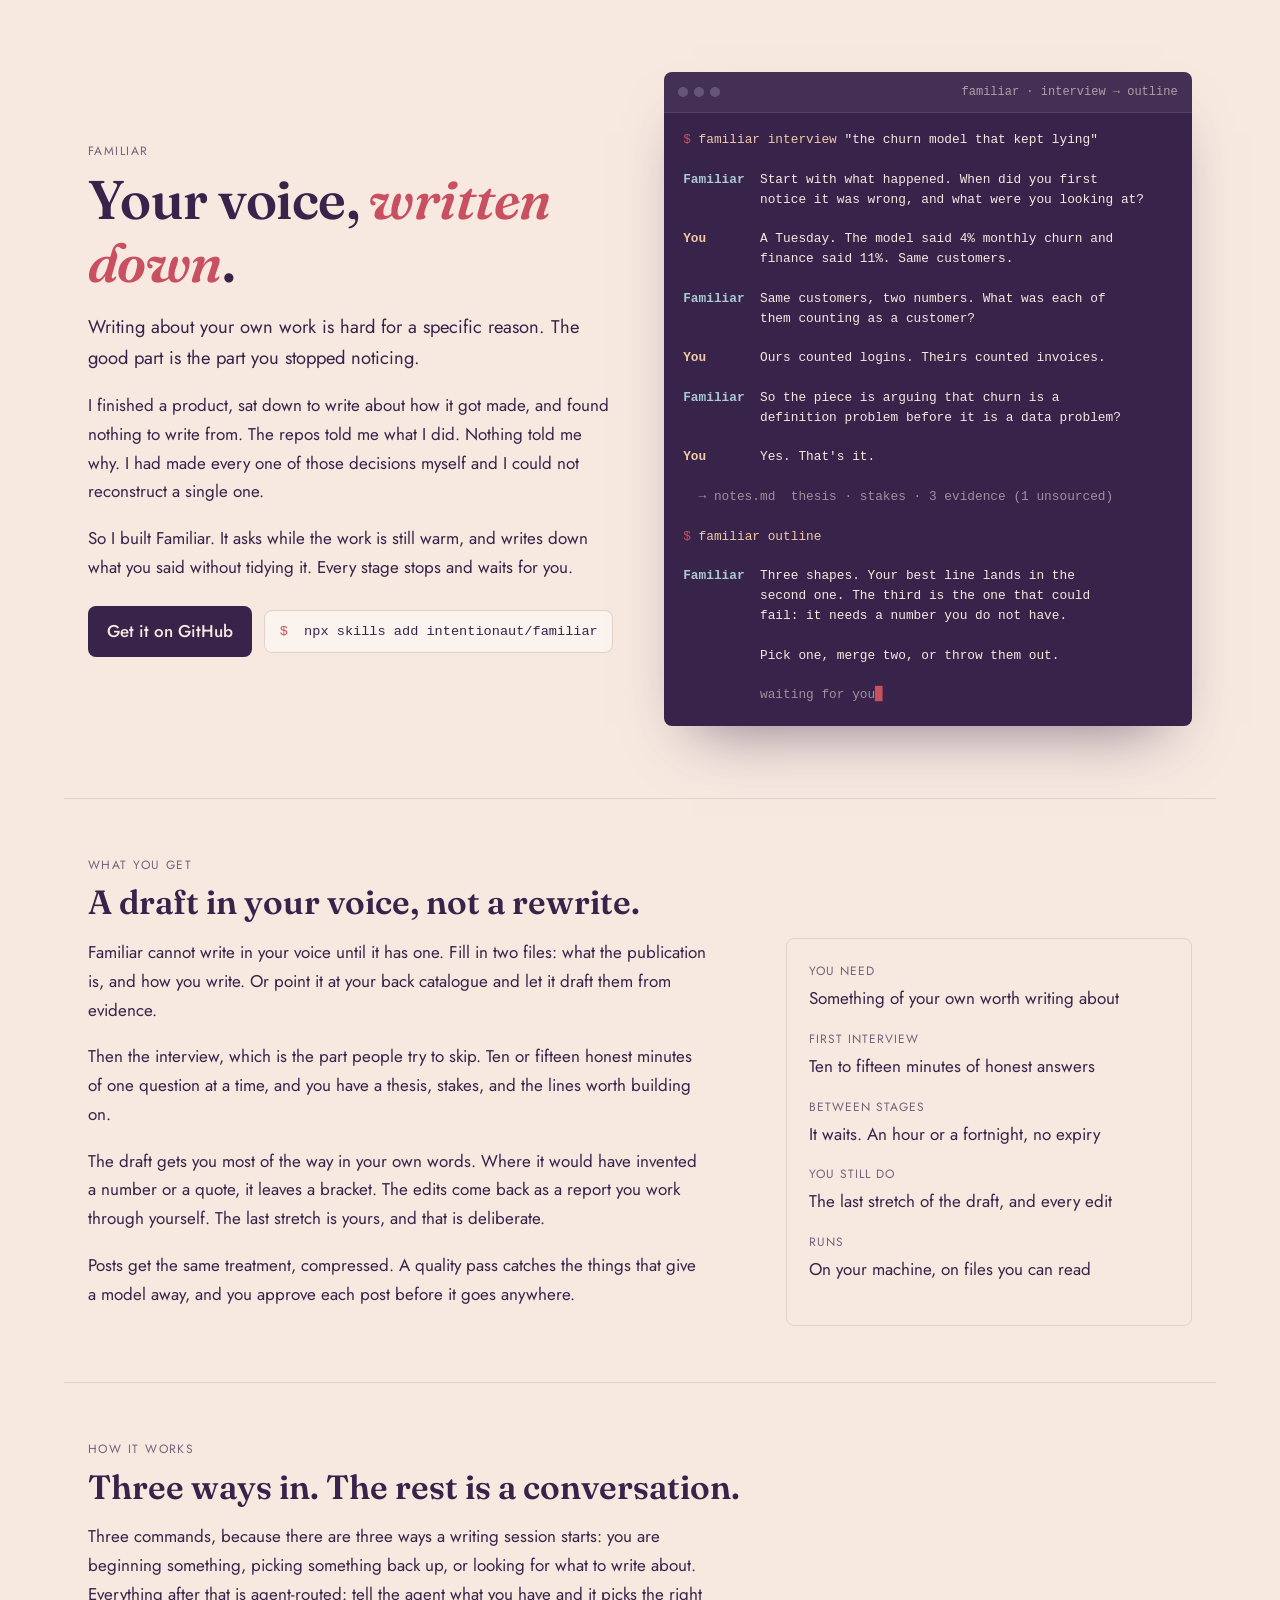
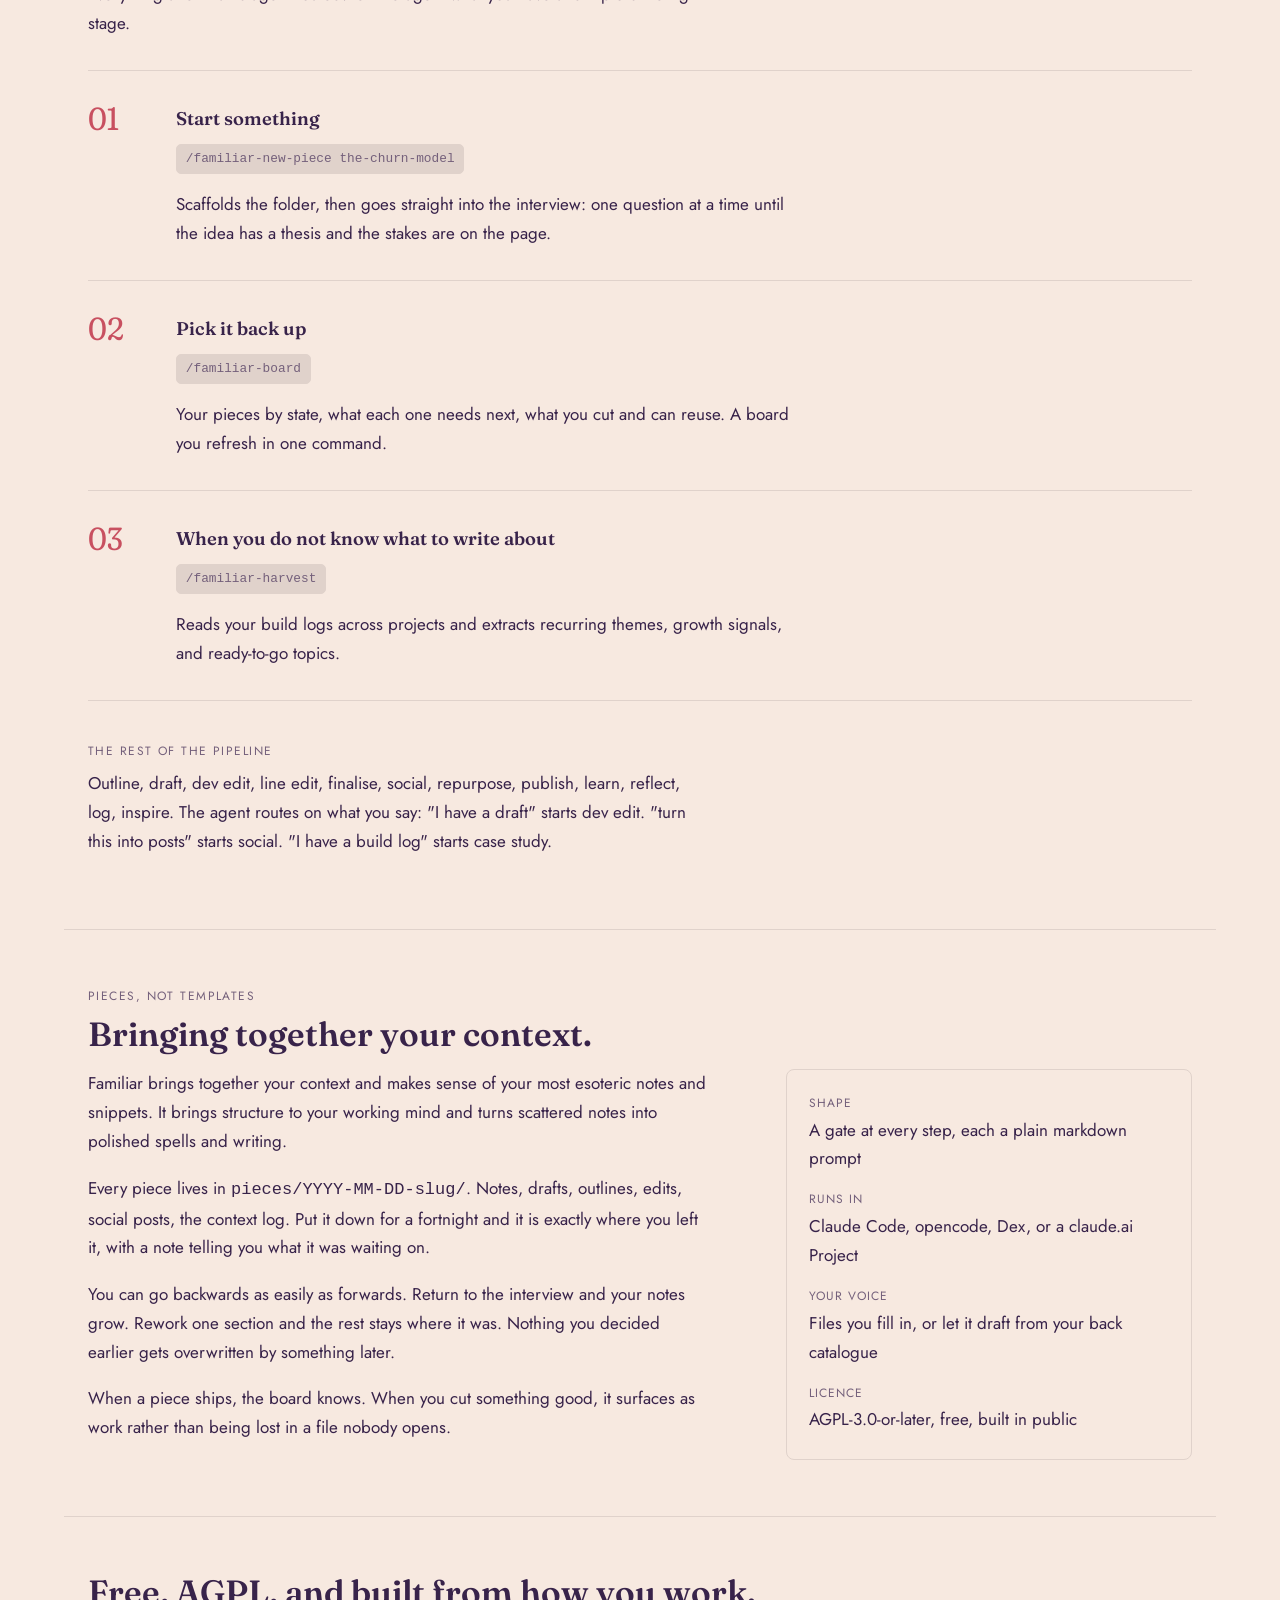
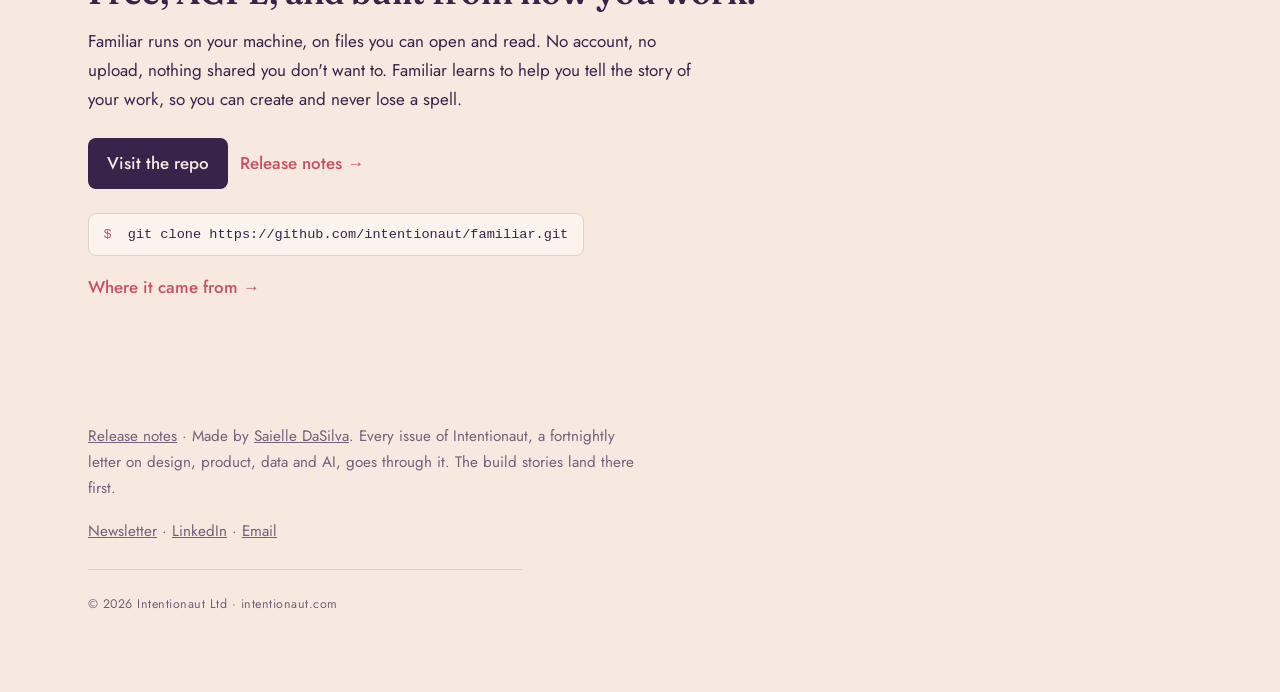
<file: site/index.html>
<!doctype html>
<html lang="en-GB">
<head>
<meta charset="utf-8">
<meta name="viewport" content="width=device-width, initial-scale=1">
<title>Familiar | Newsletter writing that interviews you and never rewrites</title>
<meta name="description" content="Turns the coding session you just finished into a newsletter issue you actually wrote. It interviews you, drafts in your voice, and reports instead of rewriting.">
<link rel="canonical" href="https://familiar.intentionaut.com/">
<link rel="icon" href="/favicon.svg" type="image/svg+xml">
<meta name="theme-color" content="#f7e9e0">
<meta property="og:site_name" content="Familiar">
<!-- The search title and the share card have different jobs, so they carry
     different lines. <title> keeps the category words somebody would actually
     search for. og: and twitter: carry the hook, because a pasted link is read
     in a feed, not a results page, and it should say the same thing as the
     page it lands on. og:site_name supplies the brand alongside it. -->
<meta property="og:title" content="Your voice, written down.">
<meta property="og:description" content="The good part is the part you stopped noticing. Familiar asks while the work is still warm, and writes down what you said.">
<meta property="og:url" content="https://familiar.intentionaut.com/">
<meta property="og:type" content="website">
<meta property="og:locale" content="en_GB">
<meta name="twitter:card" content="summary">
<meta name="twitter:title" content="Your voice, written down.">
<meta name="twitter:description" content="The good part is the part you stopped noticing. Familiar asks while the work is still warm.">
<script type="application/ld+json">
{
  "@context": "https://schema.org",
  "@type": "SoftwareApplication",
  "name": "Familiar",
  "alternateName": "Familiar, the writing tool that interviews you",
  "url": "https://familiar.intentionaut.com/",
  "applicationCategory": "DeveloperApplication",
  "applicationSubCategory": "Writing tool",
  "operatingSystem": "macOS, Linux, Windows",
  "description": "Turns the coding session you just finished into a newsletter issue you actually wrote. Plain markdown prompts that interview you one question at a time, propose three structures, draft in your voice from your own published pieces, and hand back an editor's report instead of a rewrite. Nothing is invented; gaps become visible brackets. Every stage stops and waits for you. Runs in Claude Code, opencode, Codex, Gemini CLI, Dex, or a claude.ai Project.",
  "softwareVersion": "0.17.0",
  "license": "https://www.gnu.org/licenses/agpl-3.0.html",
  "codeRepository": "https://github.com/intentionaut/familiar",
  "offers": { "@type": "Offer", "price": "0", "priceCurrency": "GBP" },
  "author": {
    "@type": "Person",
    "name": "Saielle DaSilva",
    "url": "https://intentionaut.com/"
  },
  "keywords": "newsletter writing, write in your own voice, editor's report not a rewrite, editorial prompts, writing about your own work, build in public, Claude Code, opencode, Codex, markdown prompts"
}
</script>
<link rel="preconnect" href="https://fonts.googleapis.com">
<link rel="preconnect" href="https://fonts.gstatic.com" crossorigin>
<link href="https://fonts.googleapis.com/css2?family=Fraunces:ital,opsz,wght@0,9..144,400..700;1,9..144,400..700&family=Jost:wght@300..600&display=swap" rel="stylesheet">
<link rel="stylesheet" href="./style.css">
</head>
<body>

<section class="wrap hero">
  <div>
    <p class="eyebrow">Familiar</p>
    <h1>Your voice, <em>written down</em>.</h1>
    <p class="lede">
      Writing about your own work is hard for a specific reason. The good part
      is the part you stopped noticing.
    </p>
    <p>
      I finished a product, sat down to write about how it got made, and found
      nothing to write from. The repos told me what I did. Nothing told me why.
      I had made every one of those decisions myself and I could not reconstruct
      a single one.
    </p>
    <p>
      So I built Familiar. It asks while the work is still warm, and writes down
      what you said without tidying it. Every stage stops and waits for you.
    </p>
    <div class="cta-row">
      <a class="btn-primary" href="https://github.com/intentionaut/familiar?utm_source=familiar.intentionaut.com&utm_medium=referral&utm_campaign=site">Get it on GitHub</a>
      <span class="pill"><span class="pill-prompt">$</span>&nbsp;npx skills add intentionaut/familiar</span>
    </div>
  </div>

  <div class="term" role="img" aria-label="A Familiar session in a terminal: an interview that finds the thesis, then an outline stage that offers three shapes and waits">
    <div class="term-bar"><i></i><i></i><i></i><span>familiar &middot; interview &rarr; outline</span></div>
<pre class="term-body"><span class="t-p">$</span> <span class="t-c">familiar interview</span> "the churn model that kept lying"

<span class="t-f">Familiar</span>  Start with what happened. When did you first
          notice it was wrong, and what were you looking at?

<span class="t-y">You</span>       A Tuesday. The model said 4% monthly churn and
          finance said 11%. Same customers.

<span class="t-f">Familiar</span>  Same customers, two numbers. What was each of
          them counting as a customer?

<span class="t-y">You</span>       Ours counted logins. Theirs counted invoices.

<span class="t-f">Familiar</span>  So the piece is arguing that churn is a
          definition problem before it is a data problem?

<span class="t-y">You</span>       Yes. That's it.

<span class="t-d">  &rarr; notes.md  thesis &middot; stakes &middot; 3 evidence (1 unsourced)</span>

<span class="t-p">$</span> <span class="t-c">familiar outline</span>

<span class="t-f">Familiar</span>  Three shapes. Your best line lands in the
          second one. The third is the one that could
          fail: it needs a number you do not have.

          Pick one, merge two, or throw them out.

          <span class="t-d">waiting for you</span><span class="t-cursor"></span></pre>
  </div>
</section>

<section class="wrap">
  <p class="eyebrow">What you get</p>
  <h2>A draft in your voice, not a rewrite.</h2>
  <div class="grid">
    <div>
      <p>
        Familiar cannot write in your voice until it has one. Fill in two
        files: what the publication is, and how you write. Or point it at your
        back catalogue and let it draft them from evidence.
      </p>
      <p>
        Then the interview, which is the part people try to skip. Ten or
        fifteen honest minutes of one question at a time, and you have a
        thesis, stakes, and the lines worth building on.
      </p>
      <p>
        The draft gets you most of the way in your own words. Where it would
        have invented a number or a quote, it leaves a bracket. The edits come
        back as a report you work through yourself. The last stretch is yours,
        and that is deliberate.
      </p>
      <p>
        Posts get the same treatment, compressed. A quality pass catches the
        things that give a model away, and you approve each post before it goes
        anywhere.
      </p>
    </div>
    <aside class="aside">
      <dl>
        <div><dt>You need</dt><dd>Something of your own worth writing about</dd></div>
        <div><dt>First interview</dt><dd>Ten to fifteen minutes of honest answers</dd></div>
        <div><dt>Between stages</dt><dd>It waits. An hour or a fortnight, no expiry</dd></div>
        <div><dt>You still do</dt><dd>The last stretch of the draft, and every edit</dd></div>
        <div><dt>Runs</dt><dd>On your machine, on files you can read</dd></div>
      </dl>
    </aside>
  </div>
</section>

<section class="wrap">
  <p class="eyebrow">How it works</p>
  <h2>Three ways in. The rest is a conversation.</h2>
  <p>
    Three commands, because there are three ways a writing session starts: you
    are beginning something, picking something back up, or looking for what to
    write about. Everything after that is agent-routed: tell the agent what you
    have and it picks the right stage.
  </p>

  <ol class="stage-list">
    <li class="stage">
      <span class="stage-n">01</span>
      <div class="stage-body">
        <h3>Start something</h3>
        <code class="stage-cmd">/familiar-new-piece the-churn-model</code>
        <p>Scaffolds the folder, then goes straight into the interview: one question at a time until the idea has a thesis and the stakes are on the page.</p>
      </div>
    </li>
    <li class="stage">
      <span class="stage-n">02</span>
      <div class="stage-body">
        <h3>Pick it back up</h3>
        <code class="stage-cmd">/familiar-board</code>
        <p>Your pieces by state, what each one needs next, what you cut and can reuse. A board you refresh in one command.</p>
      </div>
    </li>
    <li class="stage">
      <span class="stage-n">03</span>
      <div class="stage-body">
        <h3>When you do not know what to write about</h3>
        <code class="stage-cmd">/familiar-harvest</code>
        <p>Reads your build logs across projects and extracts recurring themes, growth signals, and ready-to-go topics.</p>
      </div>
    </li>
  </ol>

  <p class="eyebrow" style="margin-top:2.5rem">The rest of the pipeline</p>
  <p>
    Outline, draft, dev edit, line edit, finalise, social, repurpose, publish,
    learn, reflect, log, inspire. The agent routes on what you say: "I have a
    draft" starts dev edit. "turn this into posts" starts social. "I have a
    build log" starts case study.
  </p>
</section>

<section class="wrap">
  <p class="eyebrow">Pieces, not templates</p>
  <h2>Bringing together your context.</h2>
  <div class="grid">
    <div>
      <p>
        Familiar brings together your context and makes sense of your most
        esoteric notes and snippets. It brings structure to your working mind
        and turns scattered notes into polished spells and writing.
      </p>
      <p>
        Every piece lives in <code>pieces/YYYY-MM-DD-slug/</code>. Notes,
        drafts, outlines, edits, social posts, the context log. Put it down for
        a fortnight and it is exactly where you left it, with a note telling you
        what it was waiting on.
      </p>
      <p>
        You can go backwards as easily as forwards. Return to the interview and
        your notes grow. Rework one section and the rest stays where it was.
        Nothing you decided earlier gets overwritten by something later.
      </p>
      <p>
        When a piece ships, the board knows. When you cut something good, it
        surfaces as work rather than being lost in a file nobody opens.
      </p>
    </div>
    <aside class="aside">
      <dl>
        <div><dt>Shape</dt><dd>A gate at every step, each a plain markdown prompt</dd></div>
        <div><dt>Runs in</dt><dd>Claude Code, opencode, Dex, or a claude.ai Project</dd></div>
        <div><dt>Your voice</dt><dd>Files you fill in, or let it draft from your back catalogue</dd></div>
        <div><dt>Licence</dt><dd>AGPL-3.0-or-later, free, built in public</dd></div>
      </dl>
    </aside>
  </div>
</section>

<section class="wrap">
  <h2>Free, AGPL, and built from how you work.</h2>
  <p>
    Familiar runs on your machine, on files you can open and read. No account,
    no upload, nothing shared you don't want to. Familiar learns to help you
    tell the story of your work, so you can create and never lose a spell.
  </p>
  <div class="cta-row">
    <a class="btn-primary" href="https://github.com/intentionaut/familiar?utm_source=familiar.intentionaut.com&utm_medium=referral&utm_campaign=site">Visit the repo</a>
    <a class="link-arrow" href="./releases.html">Release notes</a>
  </div>
  <p style="margin-top:1.5rem"><span class="pill"><span class="pill-prompt">$</span>&nbsp;git clone https://github.com/intentionaut/familiar.git</span></p>
  <p style="margin-top:0.75rem"><a class="link-arrow" href="https://intentionaut.com/open-source/familiar/?utm_source=familiar.intentionaut.com&utm_medium=referral&utm_campaign=site">Where it came from</a></p>
</section>

<footer class="wrap">
  <p>
    <a href="./releases.html">Release notes</a> &middot;
    Made by <a href="https://intentionaut.com/?utm_source=familiar.intentionaut.com&utm_medium=referral&utm_campaign=site">Saielle DaSilva</a>.
    Every issue of Intentionaut, a fortnightly letter on design, product, data
    and AI, goes through it. The build stories land there first.
  </p>
  <p class="footer-links">
    <a href="https://intentionaut.com/subscribe/?utm_source=familiar.intentionaut.com&utm_medium=referral&utm_campaign=site">Newsletter</a> &middot;
    <a href="https://www.linkedin.com/in/intentionaut" rel="me noopener" target="_blank">LinkedIn</a> &middot;
    <a href="mailto:hello@intentionaut.com">Email</a>
  </p>
  <p class="footer-legal">&copy; 2026 Intentionaut Ltd &middot; intentionaut.com</p>
</footer>

</body>
</html>
</file>
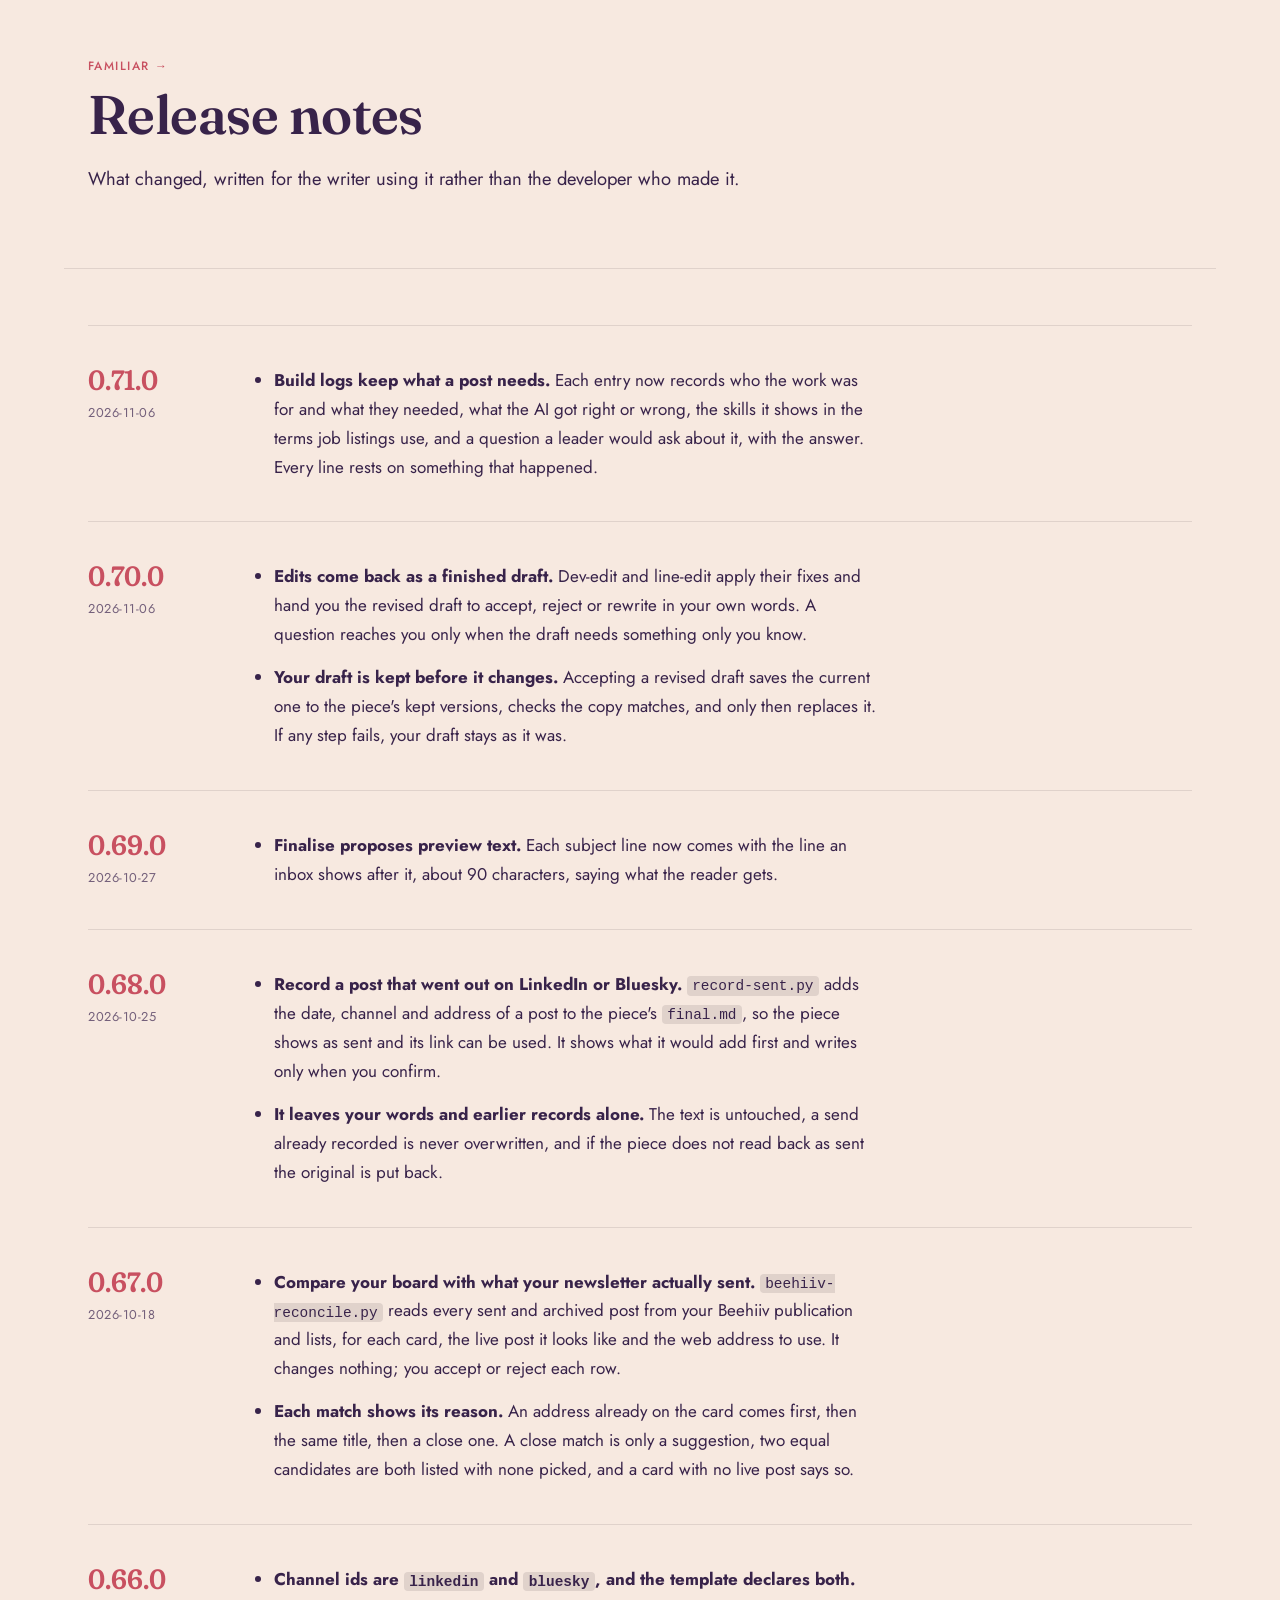
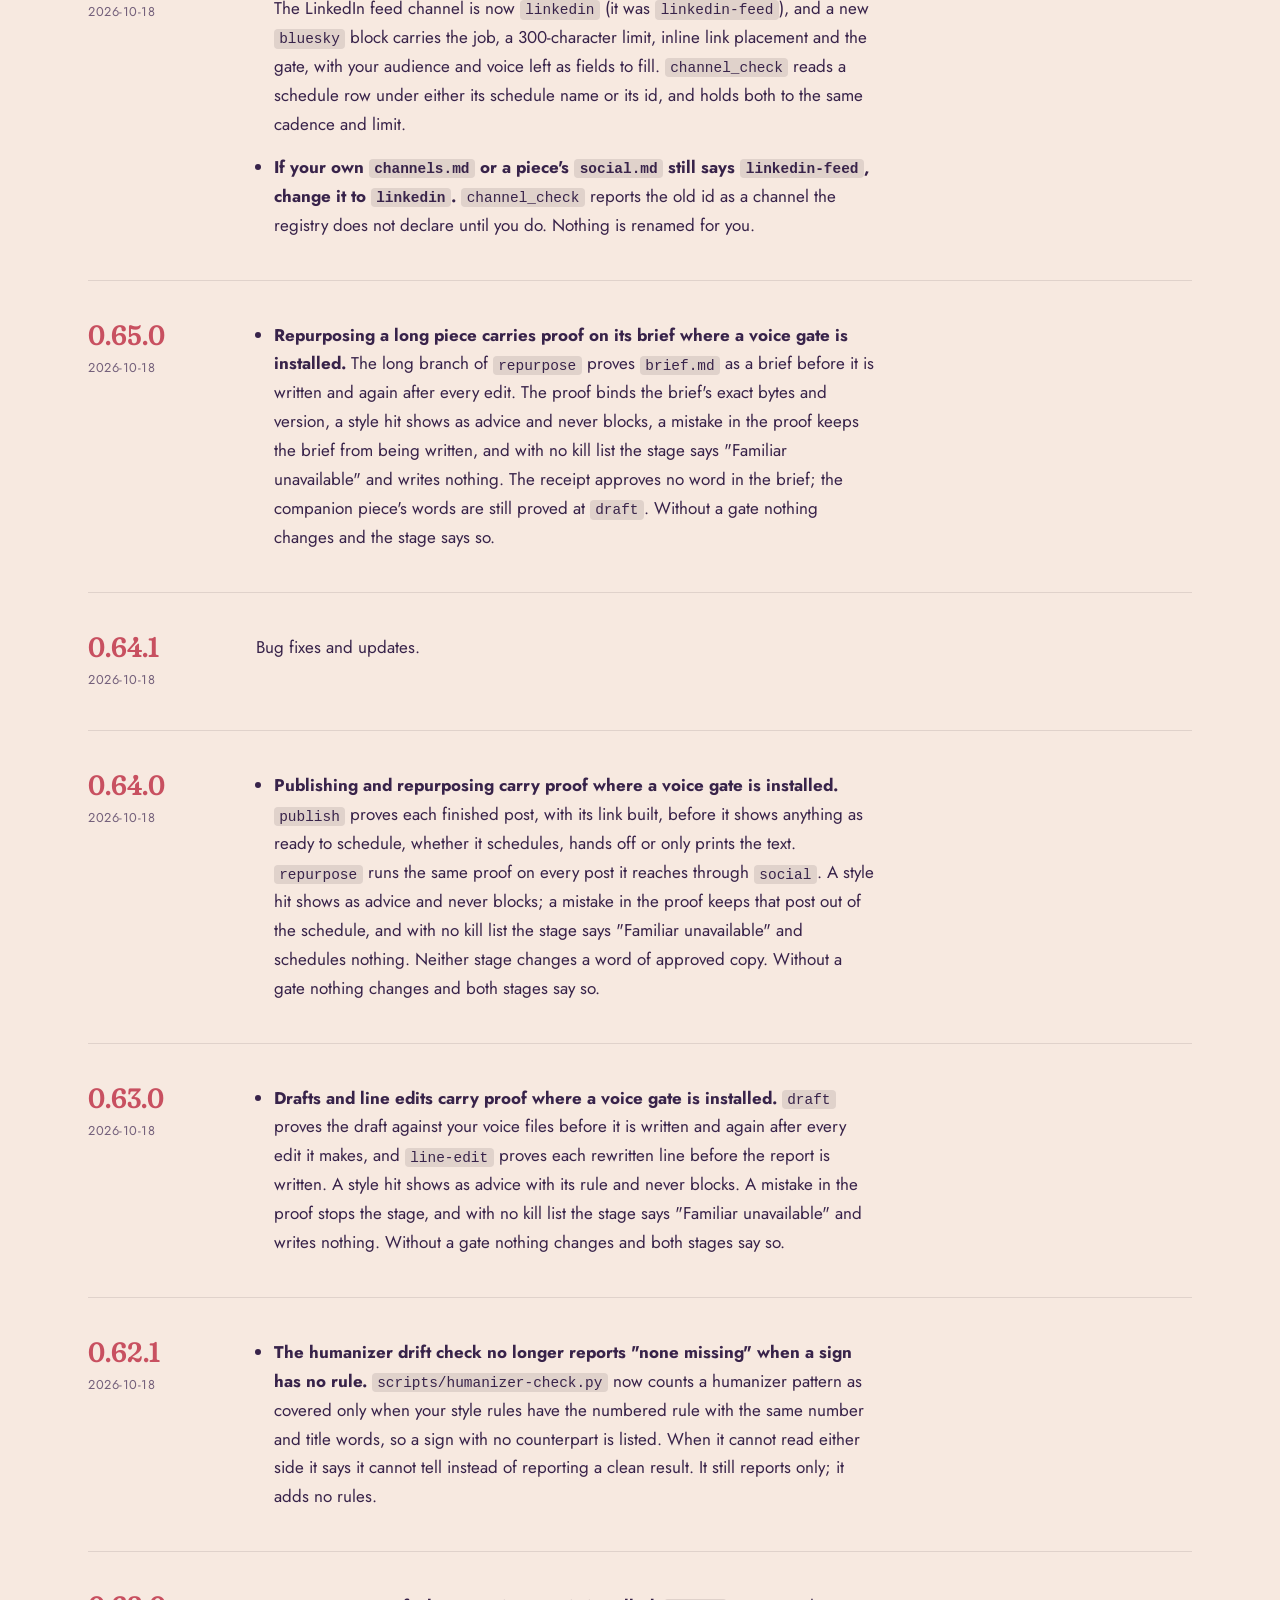
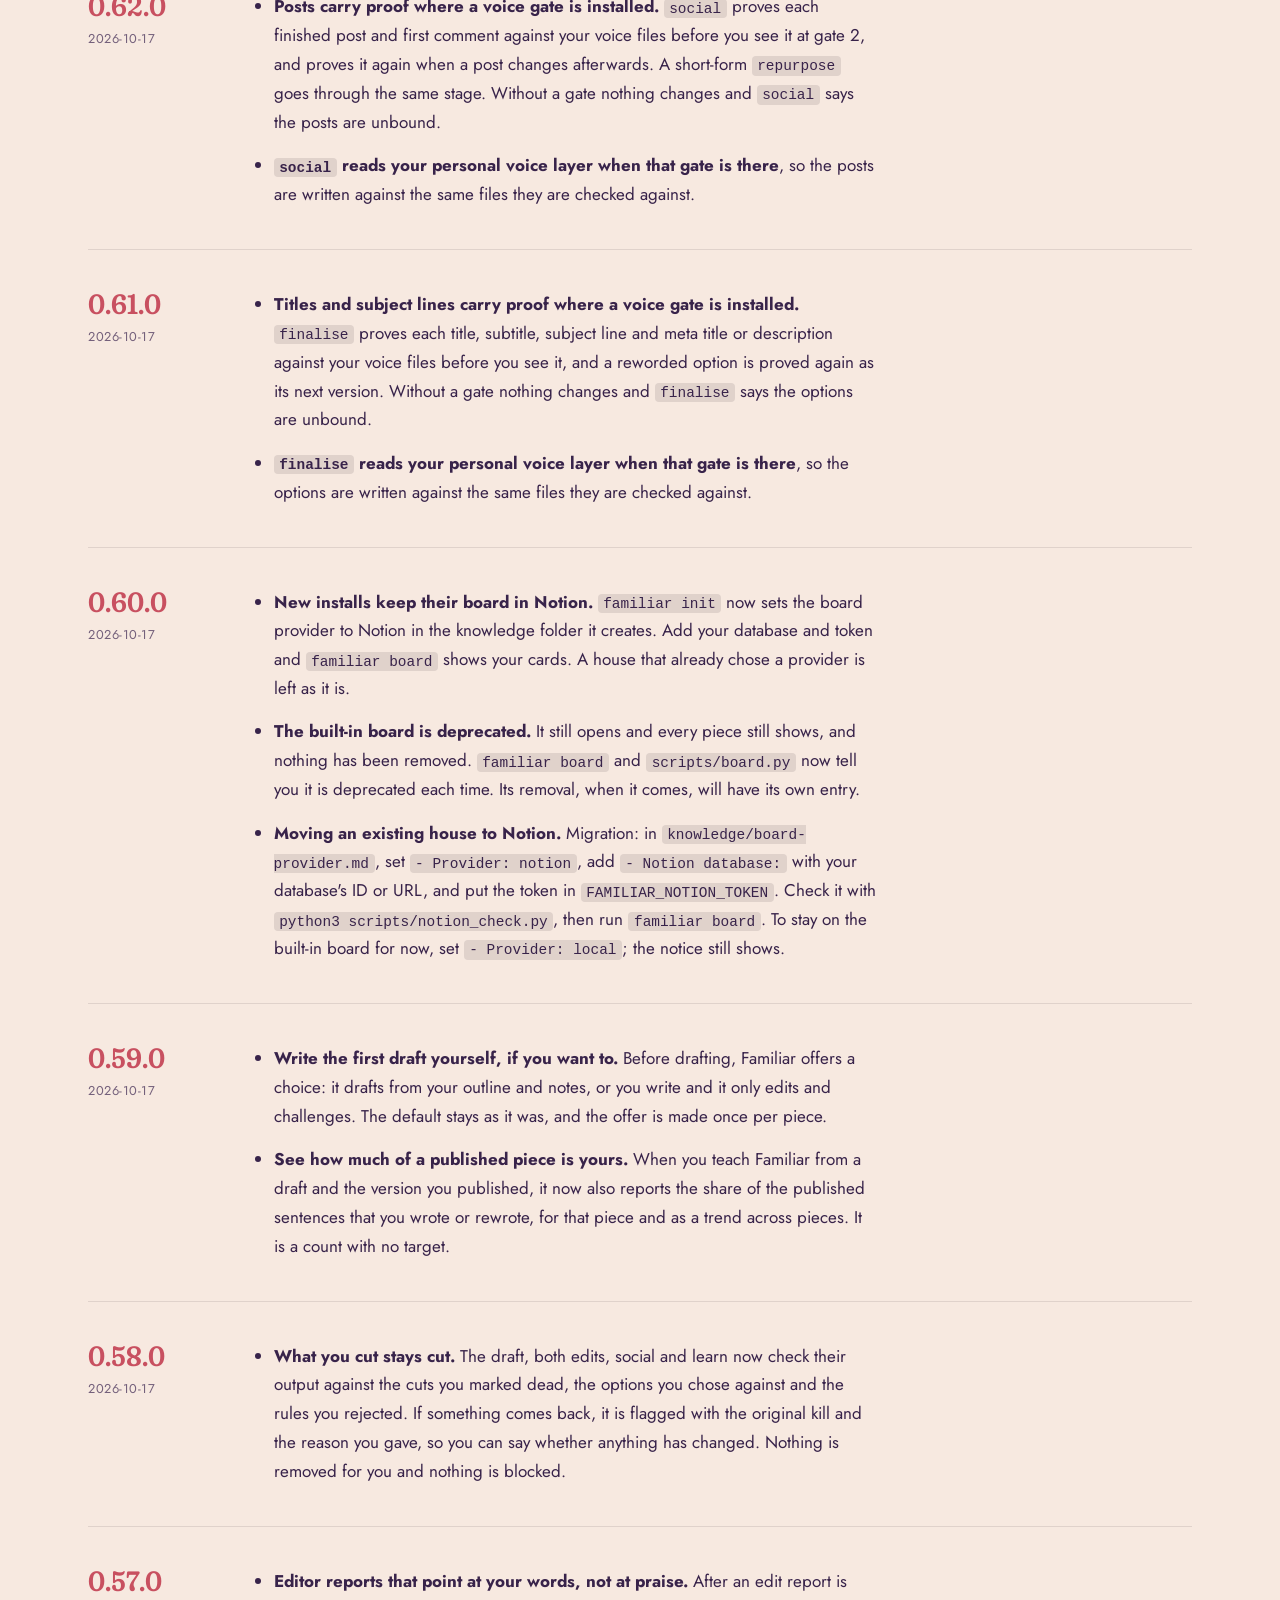
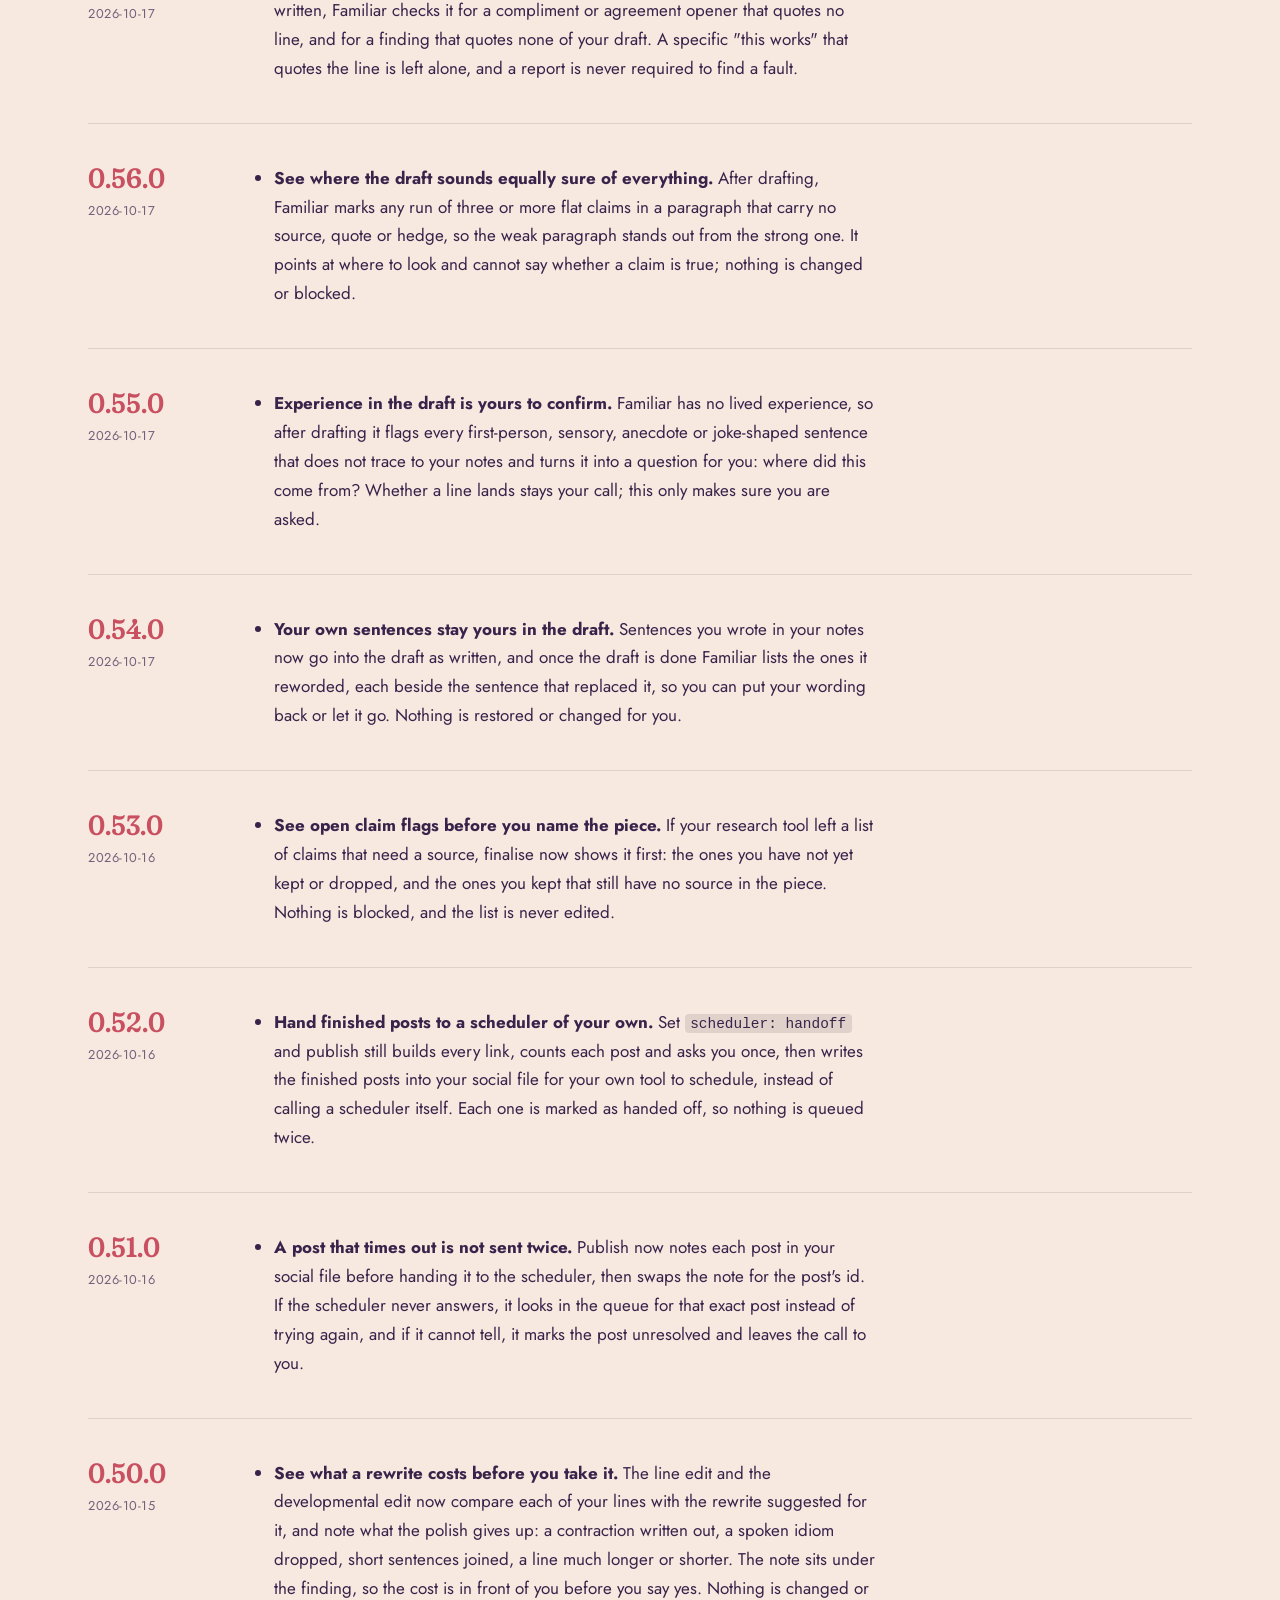
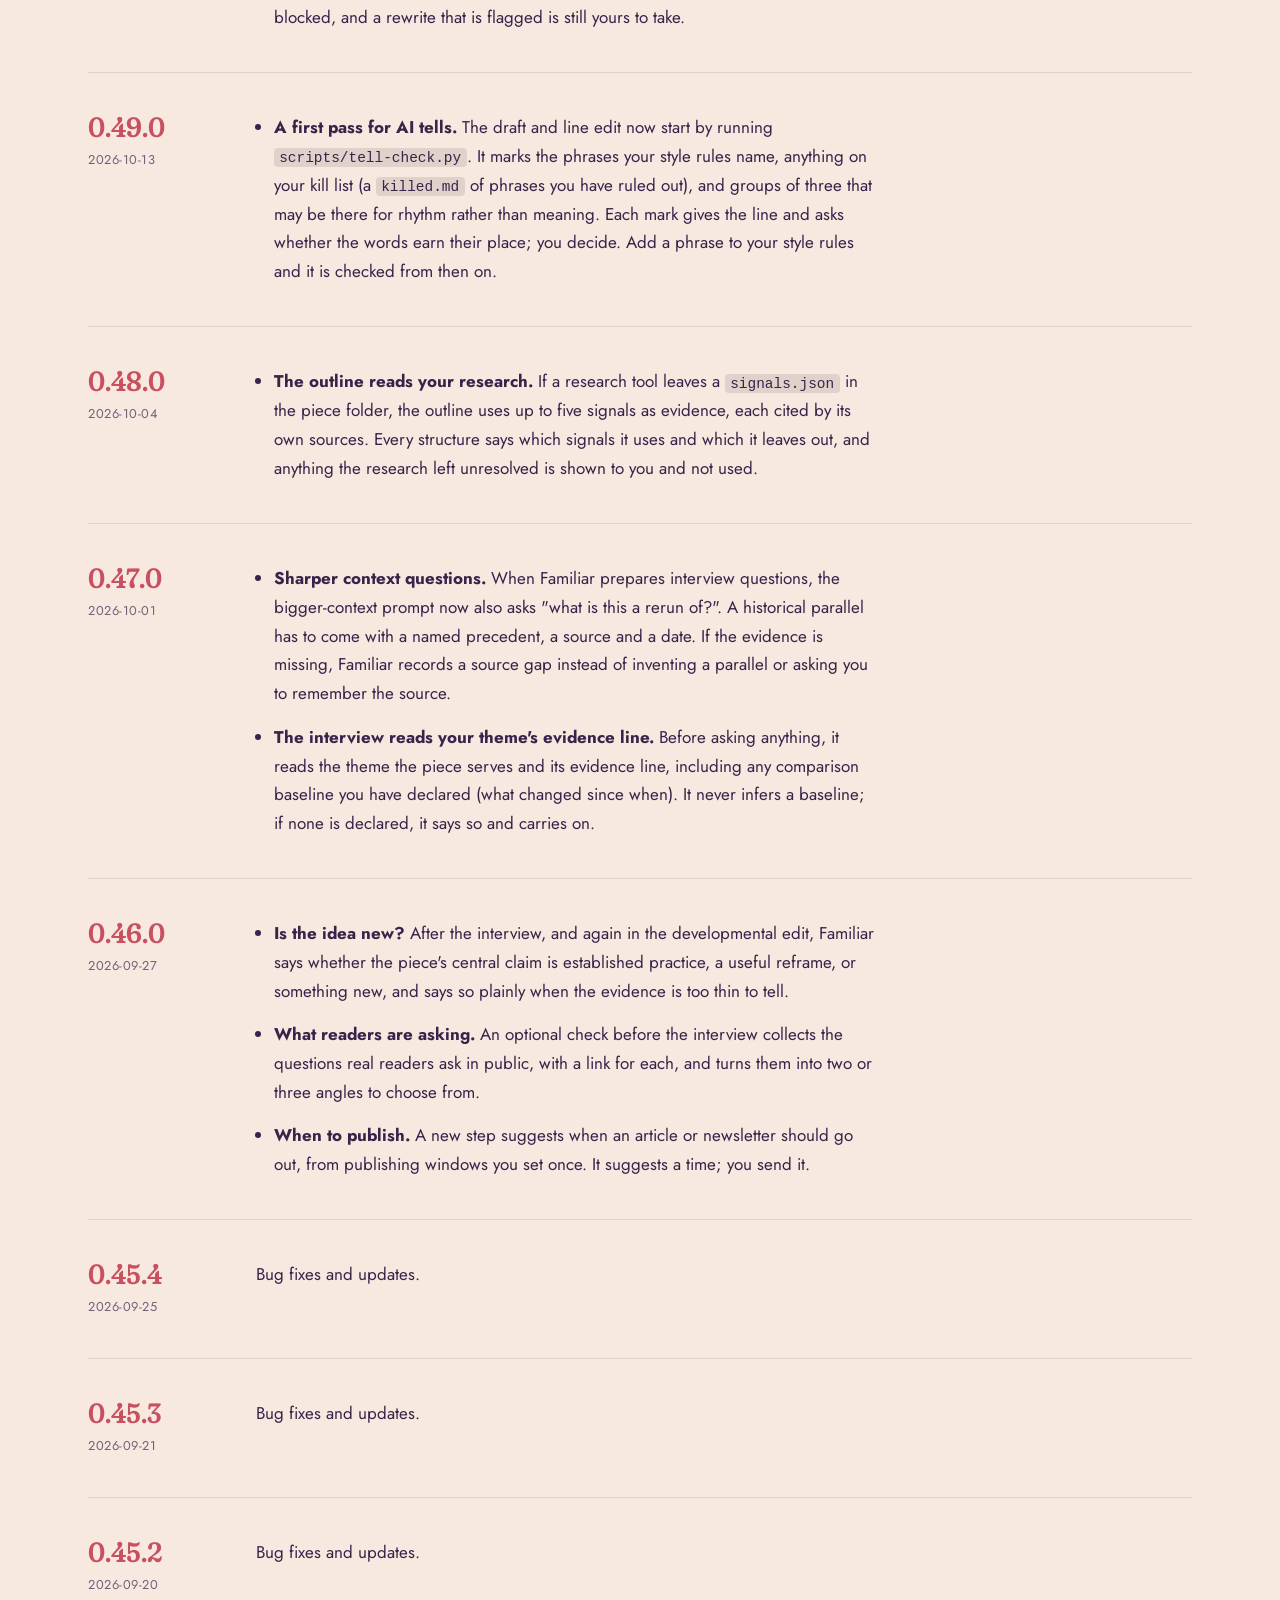
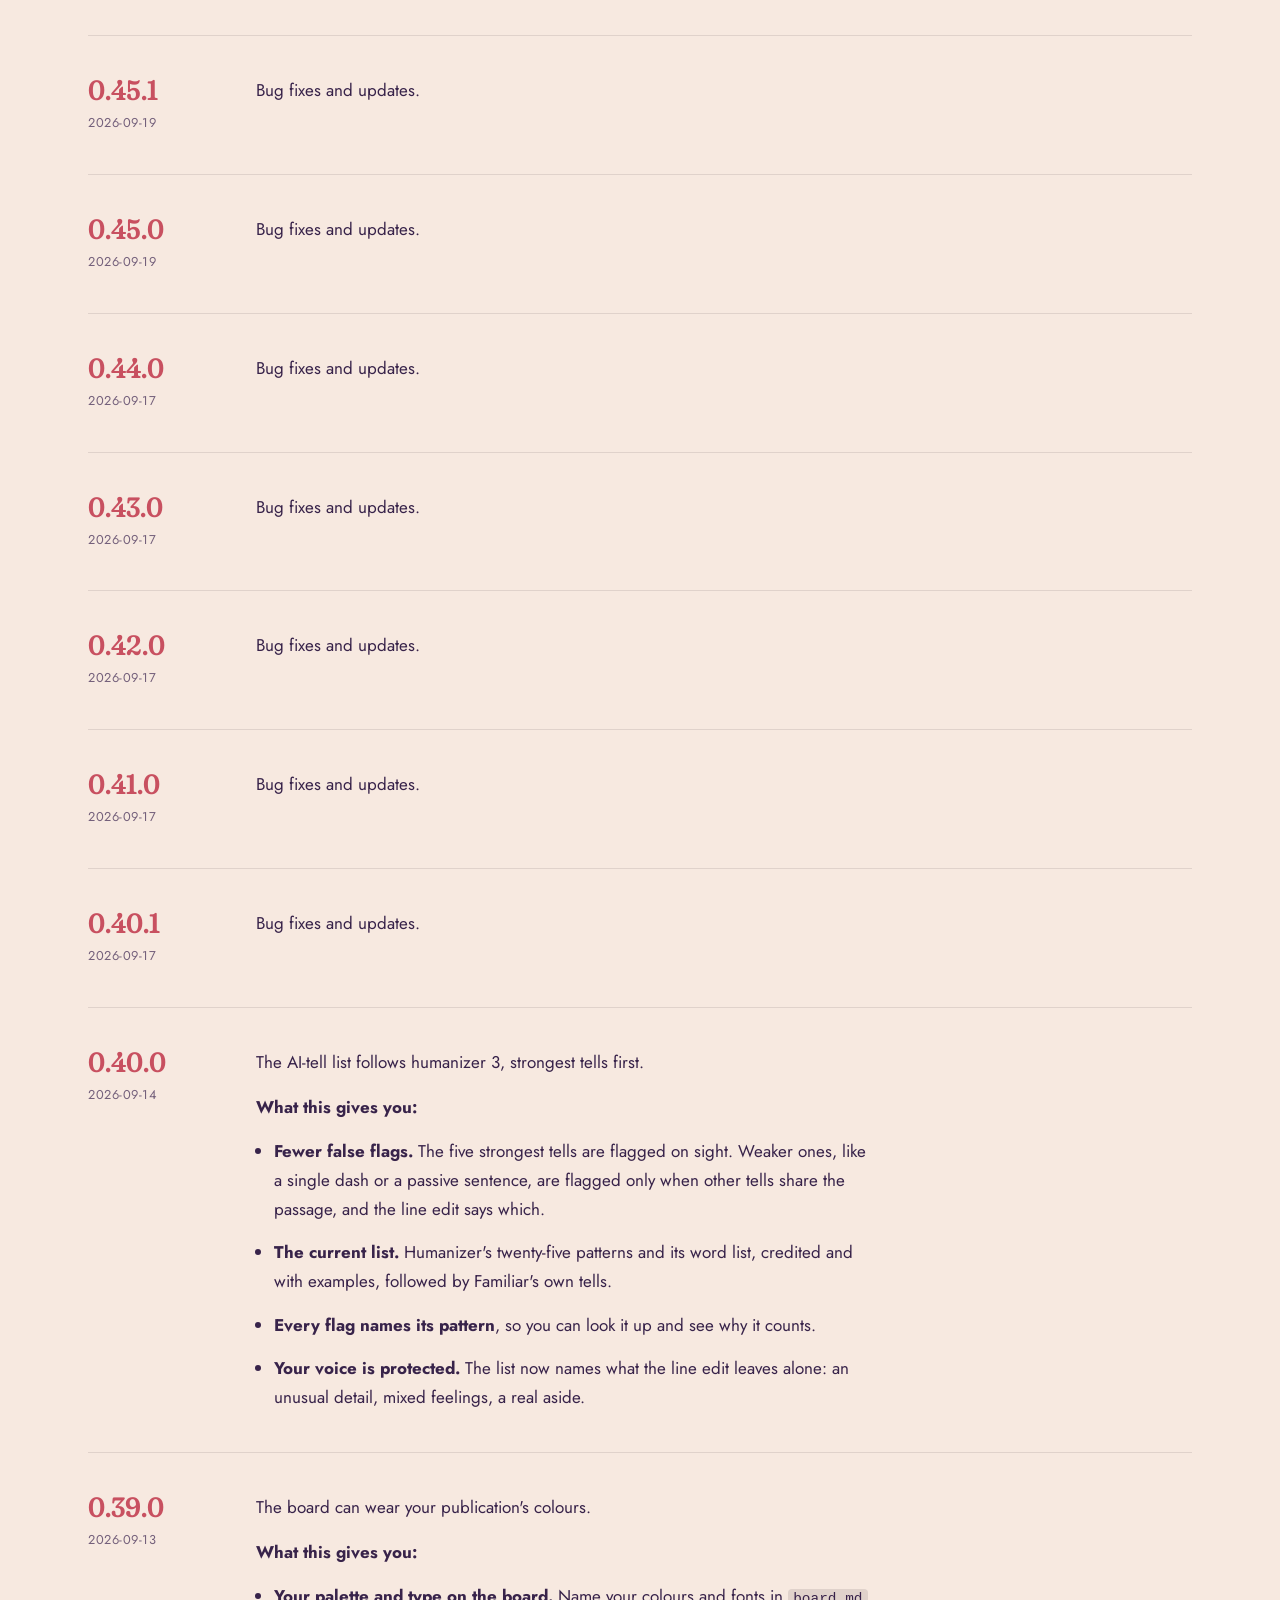
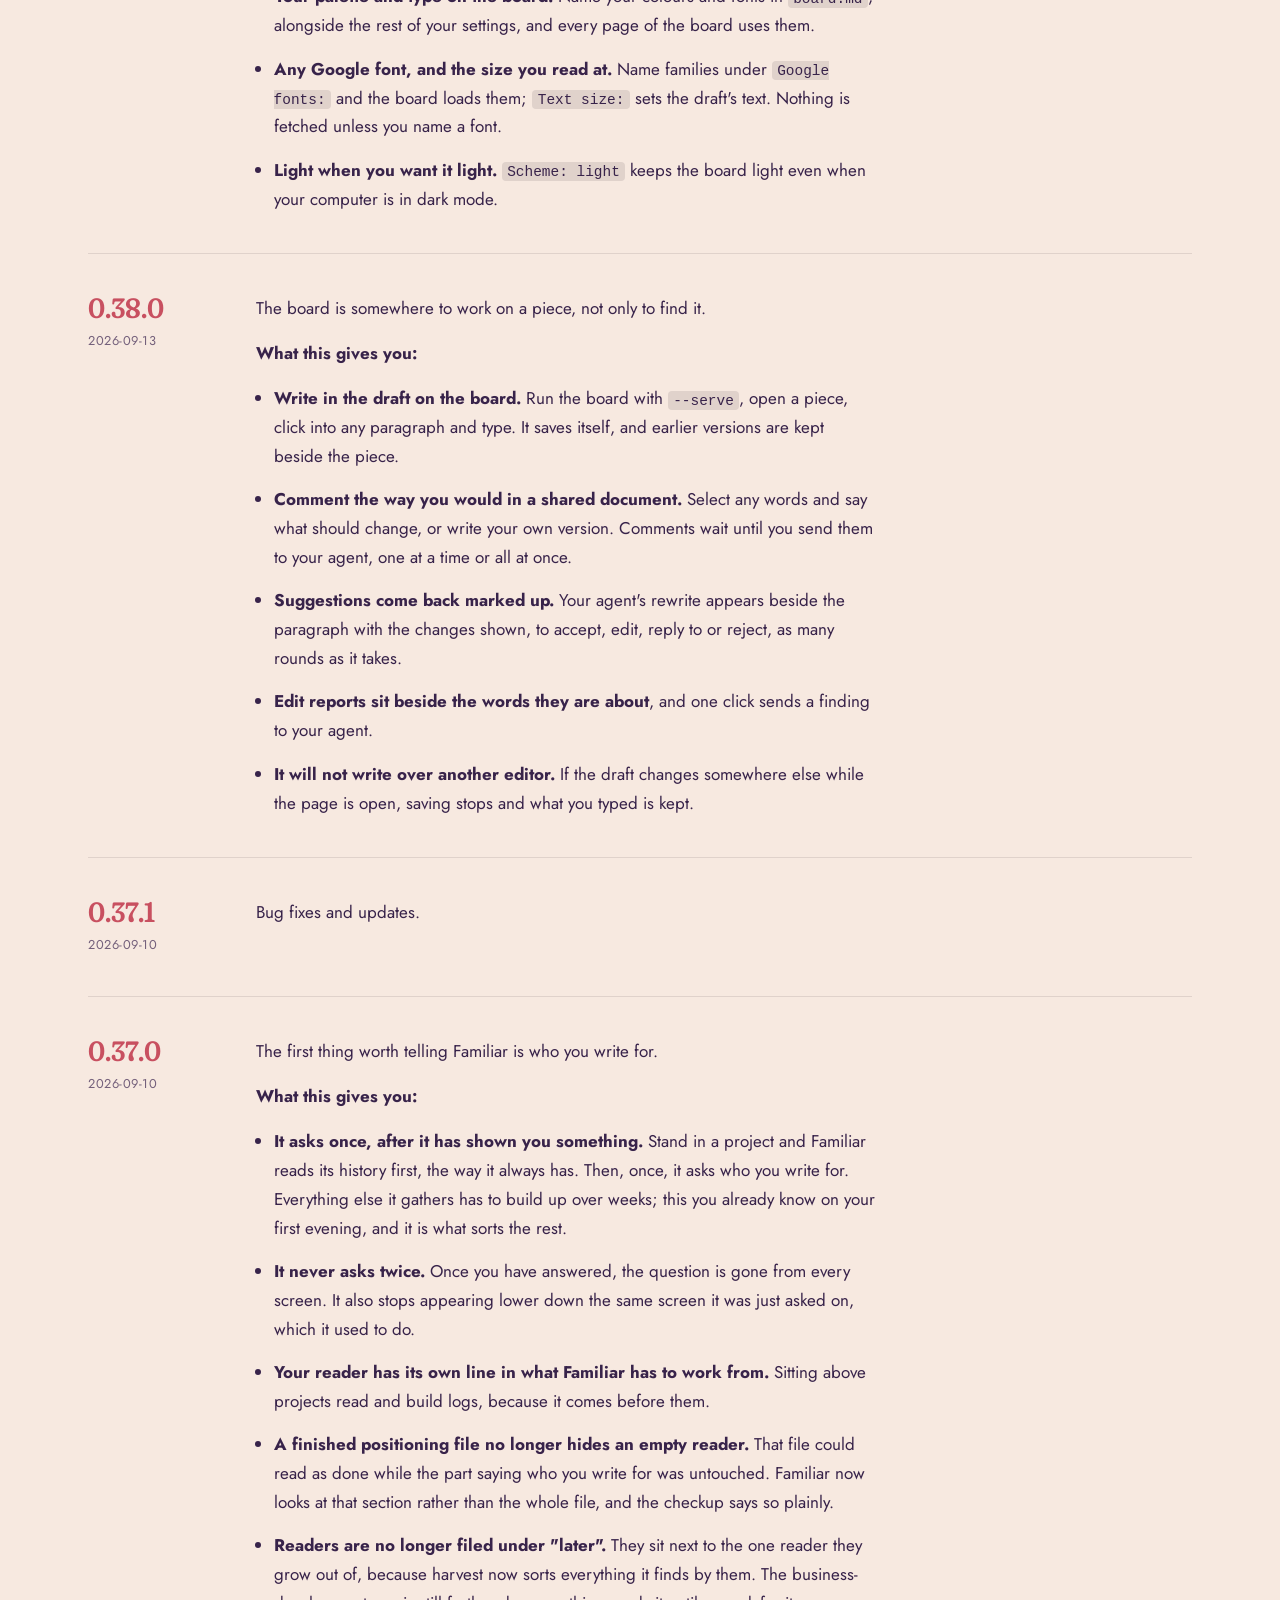
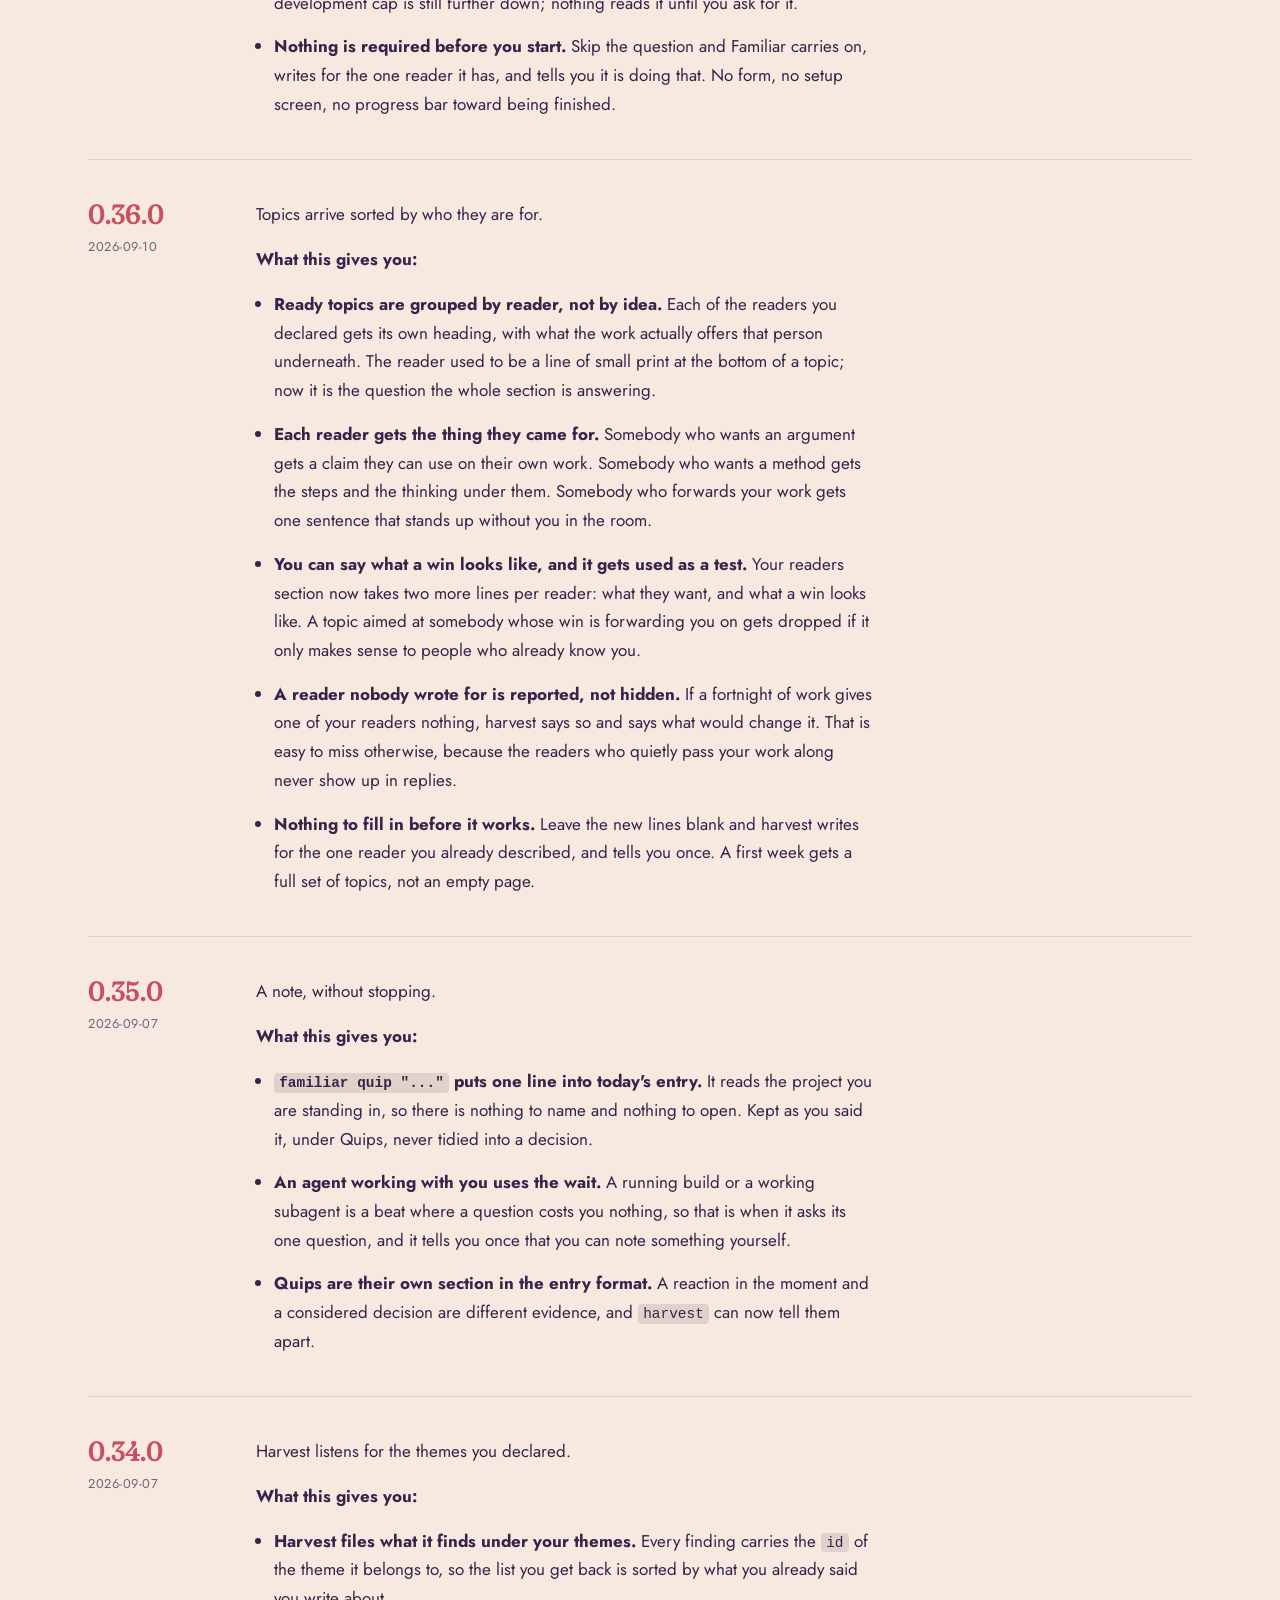
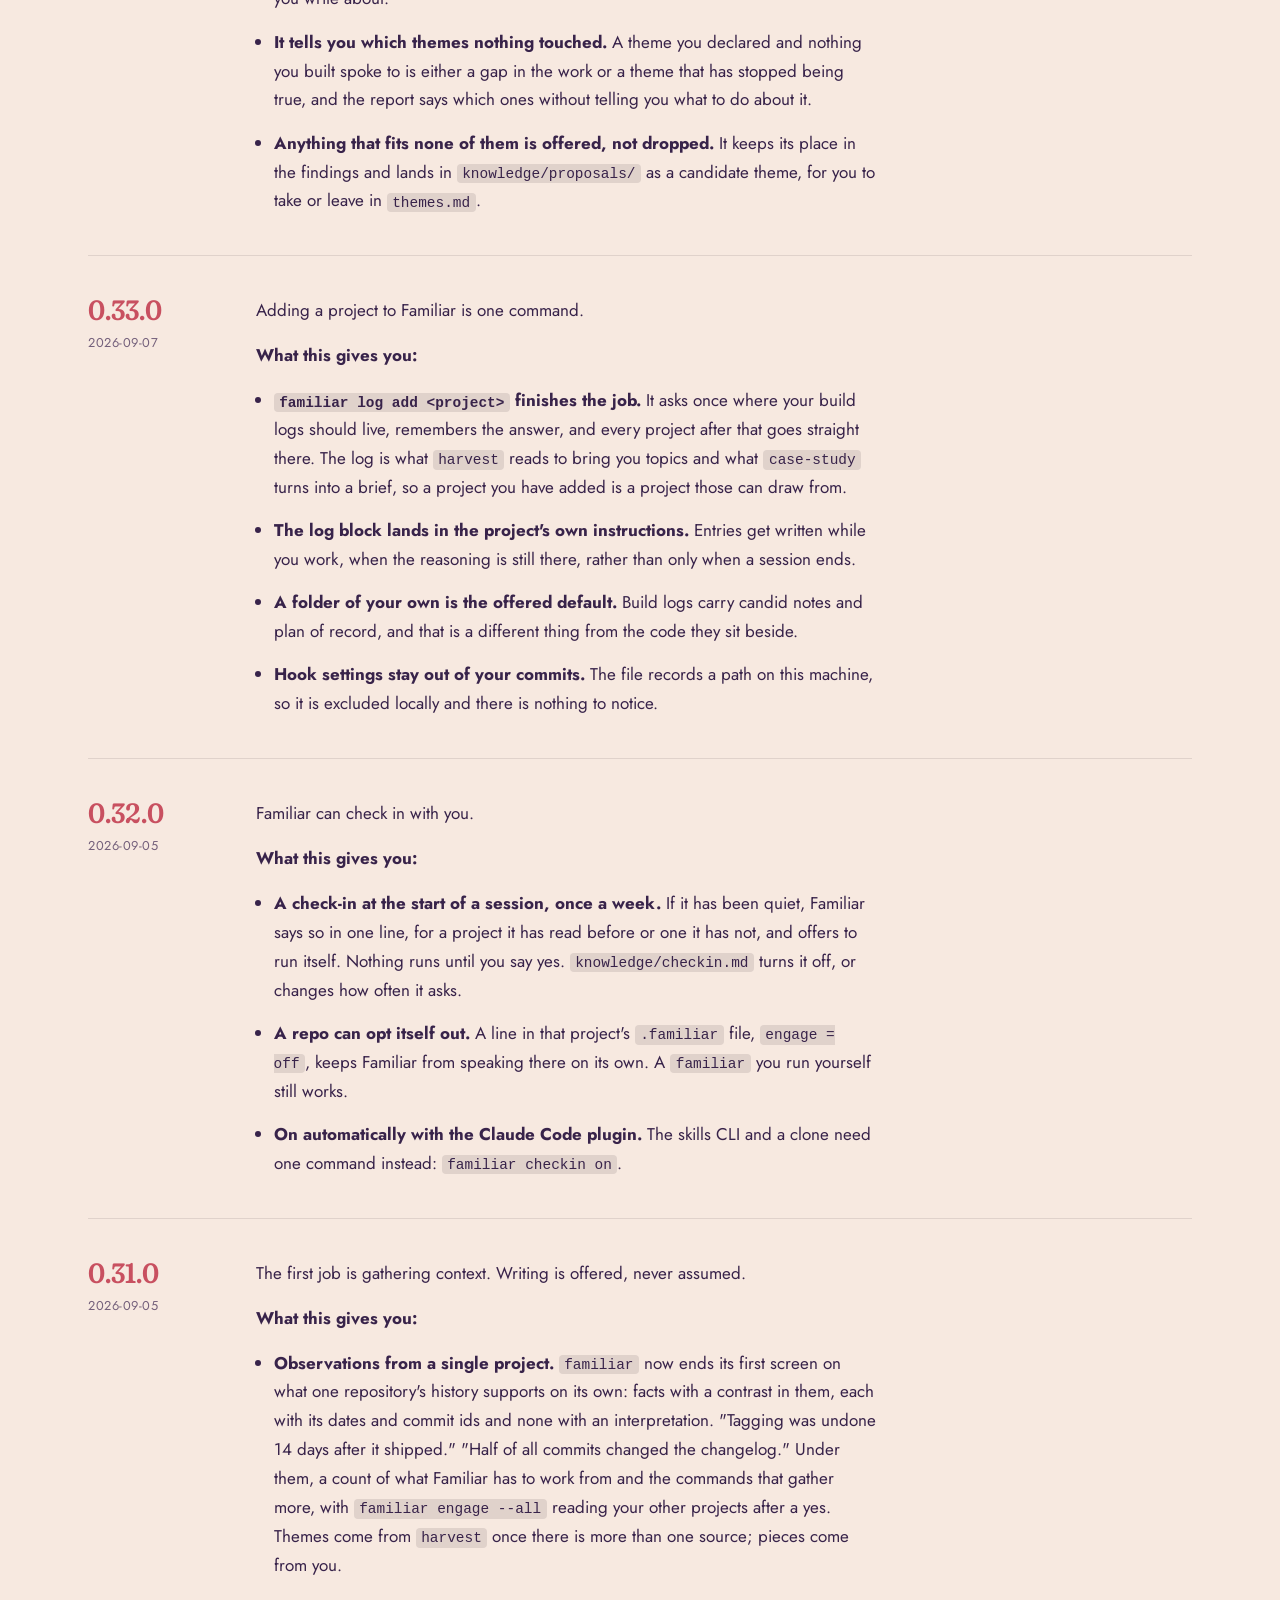
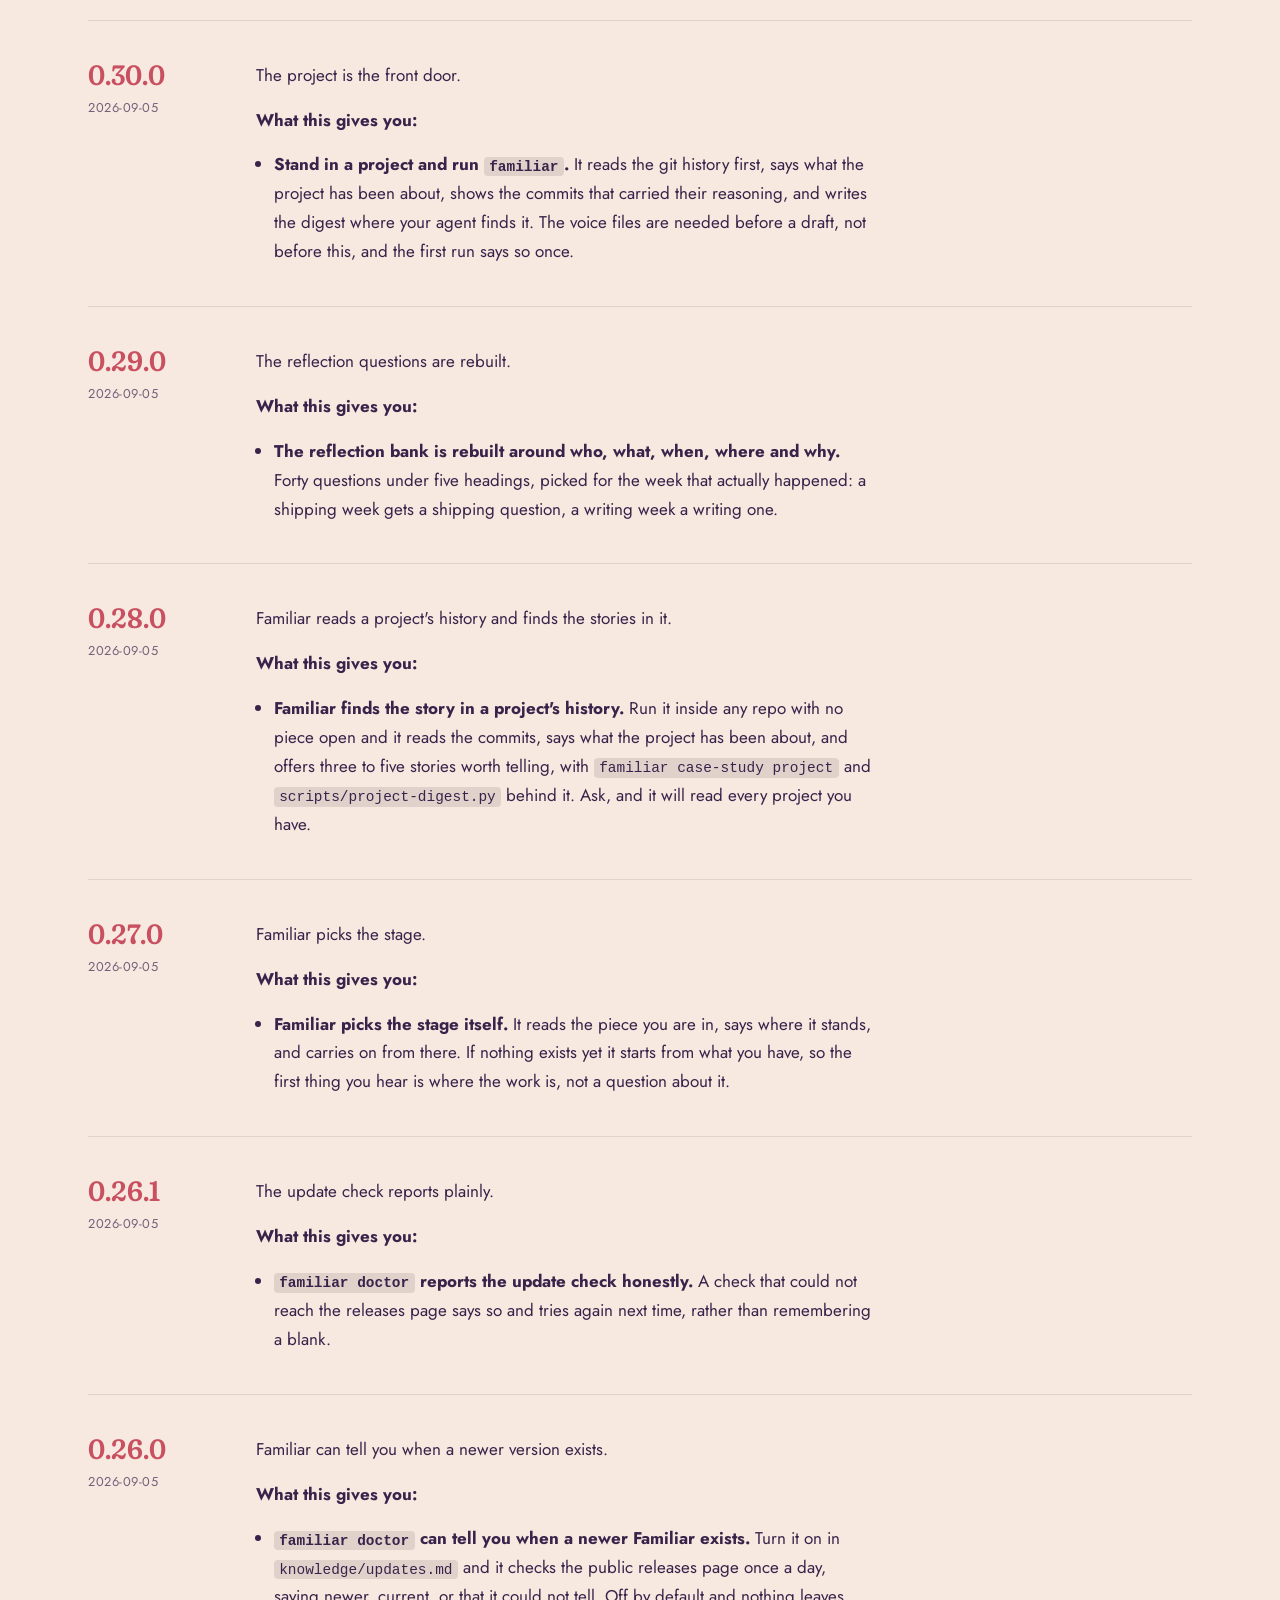
<file: site/releases.html>
<!doctype html>
<html lang="en-GB">
<head>
<meta charset="utf-8">
<meta name="viewport" content="width=device-width, initial-scale=1">
<title>Release notes | Familiar</title>
<meta name="description" content="What changed in Familiar, written for the writer using it.">
<link rel="canonical" href="https://familiar.intentionaut.com/releases.html">
<link rel="icon" href="/favicon.svg" type="image/svg+xml">
<meta name="theme-color" content="#f7e9e0">
<meta property="og:site_name" content="Familiar">
<meta property="og:title" content="Release notes | Familiar">
<meta property="og:description" content="What changed in Familiar, written for the writer using it.">
<meta property="og:url" content="https://familiar.intentionaut.com/releases.html">
<meta property="og:type" content="website">
<link rel="preconnect" href="https://fonts.googleapis.com">
<link rel="preconnect" href="https://fonts.gstatic.com" crossorigin>
<link href="https://fonts.googleapis.com/css2?family=Fraunces:ital,opsz,wght@0,9..144,400..700;1,9..144,400..700&family=Jost:wght@300..600&display=swap" rel="stylesheet">
<link rel="stylesheet" href="./style.css">
</head>
<body>

<section class="wrap">
  <p class="eyebrow"><a class="link-arrow" href="./">Familiar</a></p>
  <h1>Release notes</h1>
  <p class="lede">
    What changed, written for the writer using it rather than the developer who
    made it.
  </p>
</section>

<section class="wrap">
  <article class="release">
    <h2 id="v0-71-0">0.71.0</h2>
    <p class="release-date"><time datetime="2026-11-06">2026-11-06</time></p>
    <div class="release-body">
      <ul><li><strong>Build logs keep what a post needs.</strong> Each entry now records who the work was for and what they needed, what the AI got right or wrong, the skills it shows in the terms job listings use, and a question a leader would ask about it, with the answer. Every line rests on something that happened.</li></ul>
    </div>
  </article>
  <article class="release">
    <h2 id="v0-70-0">0.70.0</h2>
    <p class="release-date"><time datetime="2026-11-06">2026-11-06</time></p>
    <div class="release-body">
      <ul><li><strong>Edits come back as a finished draft.</strong> Dev-edit and line-edit apply their fixes and hand you the revised draft to accept, reject or rewrite in your own words. A question reaches you only when the draft needs something only you know.</li><li><strong>Your draft is kept before it changes.</strong> Accepting a revised draft saves the current one to the piece&#x27;s kept versions, checks the copy matches, and only then replaces it. If any step fails, your draft stays as it was.</li></ul>
    </div>
  </article>
  <article class="release">
    <h2 id="v0-69-0">0.69.0</h2>
    <p class="release-date"><time datetime="2026-10-27">2026-10-27</time></p>
    <div class="release-body">
      <ul><li><strong>Finalise proposes preview text.</strong> Each subject line now comes with the line an inbox shows after it, about 90 characters, saying what the reader gets.</li></ul>
    </div>
  </article>
  <article class="release">
    <h2 id="v0-68-0">0.68.0</h2>
    <p class="release-date"><time datetime="2026-10-25">2026-10-25</time></p>
    <div class="release-body">
      <ul><li><strong>Record a post that went out on LinkedIn or Bluesky.</strong> <code>record-sent.py</code> adds the date, channel and address of a post to the piece&#x27;s <code>final.md</code>, so the piece shows as sent and its link can be used. It shows what it would add first and writes only when you confirm.</li><li><strong>It leaves your words and earlier records alone.</strong> The text is untouched, a send already recorded is never overwritten, and if the piece does not read back as sent the original is put back.</li></ul>
    </div>
  </article>
  <article class="release">
    <h2 id="v0-67-0">0.67.0</h2>
    <p class="release-date"><time datetime="2026-10-18">2026-10-18</time></p>
    <div class="release-body">
      <ul><li><strong>Compare your board with what your newsletter actually sent.</strong> <code>beehiiv-reconcile.py</code> reads every sent and archived post from your Beehiiv publication and lists, for each card, the live post it looks like and the web address to use. It changes nothing; you accept or reject each row.</li><li><strong>Each match shows its reason.</strong> An address already on the card comes first, then the same title, then a close one. A close match is only a suggestion, two equal candidates are both listed with none picked, and a card with no live post says so.</li></ul>
    </div>
  </article>
  <article class="release">
    <h2 id="v0-66-0">0.66.0</h2>
    <p class="release-date"><time datetime="2026-10-18">2026-10-18</time></p>
    <div class="release-body">
      <ul><li><strong>Channel ids are <code>linkedin</code> and <code>bluesky</code>, and the template declares both.</strong> The LinkedIn feed channel is now <code>linkedin</code> (it was <code>linkedin-feed</code>), and a new <code>bluesky</code> block carries the job, a 300-character limit, inline link placement and the gate, with your audience and voice left as fields to fill. <code>channel_check</code> reads a schedule row under either its schedule name or its id, and holds both to the same cadence and limit.</li><li><strong>If your own <code>channels.md</code> or a piece&#x27;s <code>social.md</code> still says <code>linkedin-feed</code>, change it to <code>linkedin</code>.</strong> <code>channel_check</code> reports the old id as a channel the registry does not declare until you do. Nothing is renamed for you.</li></ul>
    </div>
  </article>
  <article class="release">
    <h2 id="v0-65-0">0.65.0</h2>
    <p class="release-date"><time datetime="2026-10-18">2026-10-18</time></p>
    <div class="release-body">
      <ul><li><strong>Repurposing a long piece carries proof on its brief where a voice gate is installed.</strong> The long branch of <code>repurpose</code> proves <code>brief.md</code> as a brief before it is written and again after every edit. The proof binds the brief&#x27;s exact bytes and version, a style hit shows as advice and never blocks, a mistake in the proof keeps the brief from being written, and with no kill list the stage says &quot;Familiar unavailable&quot; and writes nothing. The receipt approves no word in the brief; the companion piece&#x27;s words are still proved at <code>draft</code>. Without a gate nothing changes and the stage says so.</li></ul>
    </div>
  </article>
  <article class="release">
    <h2 id="v0-64-1">0.64.1</h2>
    <p class="release-date"><time datetime="2026-10-18">2026-10-18</time></p>
    <div class="release-body">
      <p>Bug fixes and updates.</p>
    </div>
  </article>
  <article class="release">
    <h2 id="v0-64-0">0.64.0</h2>
    <p class="release-date"><time datetime="2026-10-18">2026-10-18</time></p>
    <div class="release-body">
      <ul><li><strong>Publishing and repurposing carry proof where a voice gate is installed.</strong> <code>publish</code> proves each finished post, with its link built, before it shows anything as ready to schedule, whether it schedules, hands off or only prints the text. <code>repurpose</code> runs the same proof on every post it reaches through <code>social</code>. A style hit shows as advice and never blocks; a mistake in the proof keeps that post out of the schedule, and with no kill list the stage says &quot;Familiar unavailable&quot; and schedules nothing. Neither stage changes a word of approved copy. Without a gate nothing changes and both stages say so.</li></ul>
    </div>
  </article>
  <article class="release">
    <h2 id="v0-63-0">0.63.0</h2>
    <p class="release-date"><time datetime="2026-10-18">2026-10-18</time></p>
    <div class="release-body">
      <ul><li><strong>Drafts and line edits carry proof where a voice gate is installed.</strong> <code>draft</code> proves the draft against your voice files before it is written and again after every edit it makes, and <code>line-edit</code> proves each rewritten line before the report is written. A style hit shows as advice with its rule and never blocks. A mistake in the proof stops the stage, and with no kill list the stage says &quot;Familiar unavailable&quot; and writes nothing. Without a gate nothing changes and both stages say so.</li></ul>
    </div>
  </article>
  <article class="release">
    <h2 id="v0-62-1">0.62.1</h2>
    <p class="release-date"><time datetime="2026-10-18">2026-10-18</time></p>
    <div class="release-body">
      <ul><li><strong>The humanizer drift check no longer reports &quot;none missing&quot; when a sign has no rule.</strong> <code>scripts/humanizer-check.py</code> now counts a humanizer pattern as covered only when your style rules have the numbered rule with the same number and title words, so a sign with no counterpart is listed. When it cannot read either side it says it cannot tell instead of reporting a clean result. It still reports only; it adds no rules.</li></ul>
    </div>
  </article>
  <article class="release">
    <h2 id="v0-62-0">0.62.0</h2>
    <p class="release-date"><time datetime="2026-10-17">2026-10-17</time></p>
    <div class="release-body">
      <ul><li><strong>Posts carry proof where a voice gate is installed.</strong> <code>social</code> proves each finished post and first comment against your voice files before you see it at gate 2, and proves it again when a post changes afterwards. A short-form <code>repurpose</code> goes through the same stage. Without a gate nothing changes and <code>social</code> says the posts are unbound.</li><li><strong><code>social</code> reads your personal voice layer when that gate is there</strong>, so the posts are written against the same files they are checked against.</li></ul>
    </div>
  </article>
  <article class="release">
    <h2 id="v0-61-0">0.61.0</h2>
    <p class="release-date"><time datetime="2026-10-17">2026-10-17</time></p>
    <div class="release-body">
      <ul><li><strong>Titles and subject lines carry proof where a voice gate is installed.</strong> <code>finalise</code> proves each title, subtitle, subject line and meta title or description against your voice files before you see it, and a reworded option is proved again as its next version. Without a gate nothing changes and <code>finalise</code> says the options are unbound.</li><li><strong><code>finalise</code> reads your personal voice layer when that gate is there</strong>, so the options are written against the same files they are checked against.</li></ul>
    </div>
  </article>
  <article class="release">
    <h2 id="v0-60-0">0.60.0</h2>
    <p class="release-date"><time datetime="2026-10-17">2026-10-17</time></p>
    <div class="release-body">
      <ul><li><strong>New installs keep their board in Notion.</strong> <code>familiar init</code> now sets the board provider to Notion in the knowledge folder it creates. Add your database and token and <code>familiar board</code> shows your cards. A house that already chose a provider is left as it is.</li><li><strong>The built-in board is deprecated.</strong> It still opens and every piece still shows, and nothing has been removed. <code>familiar board</code> and <code>scripts/board.py</code> now tell you it is deprecated each time. Its removal, when it comes, will have its own entry.</li><li><strong>Moving an existing house to Notion.</strong> Migration: in <code>knowledge/board-provider.md</code>, set <code>- Provider: notion</code>, add <code>- Notion database:</code> with your database&#x27;s ID or URL, and put the token in <code>FAMILIAR_NOTION_TOKEN</code>. Check it with <code>python3 scripts/notion_check.py</code>, then run <code>familiar board</code>. To stay on the built-in board for now, set <code>- Provider: local</code>; the notice still shows.</li></ul>
    </div>
  </article>
  <article class="release">
    <h2 id="v0-59-0">0.59.0</h2>
    <p class="release-date"><time datetime="2026-10-17">2026-10-17</time></p>
    <div class="release-body">
      <ul><li><strong>Write the first draft yourself, if you want to.</strong> Before drafting, Familiar offers a choice: it drafts from your outline and notes, or you write and it only edits and challenges. The default stays as it was, and the offer is made once per piece.</li><li><strong>See how much of a published piece is yours.</strong> When you teach Familiar from a draft and the version you published, it now also reports the share of the published sentences that you wrote or rewrote, for that piece and as a trend across pieces. It is a count with no target.</li></ul>
    </div>
  </article>
  <article class="release">
    <h2 id="v0-58-0">0.58.0</h2>
    <p class="release-date"><time datetime="2026-10-17">2026-10-17</time></p>
    <div class="release-body">
      <ul><li><strong>What you cut stays cut.</strong> The draft, both edits, social and learn now check their output against the cuts you marked dead, the options you chose against and the rules you rejected. If something comes back, it is flagged with the original kill and the reason you gave, so you can say whether anything has changed. Nothing is removed for you and nothing is blocked.</li></ul>
    </div>
  </article>
  <article class="release">
    <h2 id="v0-57-0">0.57.0</h2>
    <p class="release-date"><time datetime="2026-10-17">2026-10-17</time></p>
    <div class="release-body">
      <ul><li><strong>Editor reports that point at your words, not at praise.</strong> After an edit report is written, Familiar checks it for a compliment or agreement opener that quotes no line, and for a finding that quotes none of your draft. A specific &quot;this works&quot; that quotes the line is left alone, and a report is never required to find a fault.</li></ul>
    </div>
  </article>
  <article class="release">
    <h2 id="v0-56-0">0.56.0</h2>
    <p class="release-date"><time datetime="2026-10-17">2026-10-17</time></p>
    <div class="release-body">
      <ul><li><strong>See where the draft sounds equally sure of everything.</strong> After drafting, Familiar marks any run of three or more flat claims in a paragraph that carry no source, quote or hedge, so the weak paragraph stands out from the strong one. It points at where to look and cannot say whether a claim is true; nothing is changed or blocked.</li></ul>
    </div>
  </article>
  <article class="release">
    <h2 id="v0-55-0">0.55.0</h2>
    <p class="release-date"><time datetime="2026-10-17">2026-10-17</time></p>
    <div class="release-body">
      <ul><li><strong>Experience in the draft is yours to confirm.</strong> Familiar has no lived experience, so after drafting it flags every first-person, sensory, anecdote or joke-shaped sentence that does not trace to your notes and turns it into a question for you: where did this come from? Whether a line lands stays your call; this only makes sure you are asked.</li></ul>
    </div>
  </article>
  <article class="release">
    <h2 id="v0-54-0">0.54.0</h2>
    <p class="release-date"><time datetime="2026-10-17">2026-10-17</time></p>
    <div class="release-body">
      <ul><li><strong>Your own sentences stay yours in the draft.</strong> Sentences you wrote in your notes now go into the draft as written, and once the draft is done Familiar lists the ones it reworded, each beside the sentence that replaced it, so you can put your wording back or let it go. Nothing is restored or changed for you.</li></ul>
    </div>
  </article>
  <article class="release">
    <h2 id="v0-53-0">0.53.0</h2>
    <p class="release-date"><time datetime="2026-10-16">2026-10-16</time></p>
    <div class="release-body">
      <ul><li><strong>See open claim flags before you name the piece.</strong> If your research tool left a list of claims that need a source, finalise now shows it first: the ones you have not yet kept or dropped, and the ones you kept that still have no source in the piece. Nothing is blocked, and the list is never edited.</li></ul>
    </div>
  </article>
  <article class="release">
    <h2 id="v0-52-0">0.52.0</h2>
    <p class="release-date"><time datetime="2026-10-16">2026-10-16</time></p>
    <div class="release-body">
      <ul><li><strong>Hand finished posts to a scheduler of your own.</strong> Set <code>scheduler: handoff</code> and publish still builds every link, counts each post and asks you once, then writes the finished posts into your social file for your own tool to schedule, instead of calling a scheduler itself. Each one is marked as handed off, so nothing is queued twice.</li></ul>
    </div>
  </article>
  <article class="release">
    <h2 id="v0-51-0">0.51.0</h2>
    <p class="release-date"><time datetime="2026-10-16">2026-10-16</time></p>
    <div class="release-body">
      <ul><li><strong>A post that times out is not sent twice.</strong> Publish now notes each post in your social file before handing it to the scheduler, then swaps the note for the post&#x27;s id. If the scheduler never answers, it looks in the queue for that exact post instead of trying again, and if it cannot tell, it marks the post unresolved and leaves the call to you.</li></ul>
    </div>
  </article>
  <article class="release">
    <h2 id="v0-50-0">0.50.0</h2>
    <p class="release-date"><time datetime="2026-10-15">2026-10-15</time></p>
    <div class="release-body">
      <ul><li><strong>See what a rewrite costs before you take it.</strong> The line edit and the developmental edit now compare each of your lines with the rewrite suggested for it, and note what the polish gives up: a contraction written out, a spoken idiom dropped, short sentences joined, a line much longer or shorter. The note sits under the finding, so the cost is in front of you before you say yes. Nothing is changed or blocked, and a rewrite that is flagged is still yours to take.</li></ul>
    </div>
  </article>
  <article class="release">
    <h2 id="v0-49-0">0.49.0</h2>
    <p class="release-date"><time datetime="2026-10-13">2026-10-13</time></p>
    <div class="release-body">
      <ul><li><strong>A first pass for AI tells.</strong> The draft and line edit now start by running <code>scripts/tell-check.py</code>. It marks the phrases your style rules name, anything on your kill list (a <code>killed.md</code> of phrases you have ruled out), and groups of three that may be there for rhythm rather than meaning. Each mark gives the line and asks whether the words earn their place; you decide. Add a phrase to your style rules and it is checked from then on.</li></ul>
    </div>
  </article>
  <article class="release">
    <h2 id="v0-48-0">0.48.0</h2>
    <p class="release-date"><time datetime="2026-10-04">2026-10-04</time></p>
    <div class="release-body">
      <ul><li><strong>The outline reads your research.</strong> If a research tool leaves a <code>signals.json</code> in the piece folder, the outline uses up to five signals as evidence, each cited by its own sources. Every structure says which signals it uses and which it leaves out, and anything the research left unresolved is shown to you and not used.</li></ul>
    </div>
  </article>
  <article class="release">
    <h2 id="v0-47-0">0.47.0</h2>
    <p class="release-date"><time datetime="2026-10-01">2026-10-01</time></p>
    <div class="release-body">
      <ul><li><strong>Sharper context questions.</strong> When Familiar prepares interview questions, the bigger-context prompt now also asks &quot;what is this a rerun of?&quot;. A historical parallel has to come with a named precedent, a source and a date. If the evidence is missing, Familiar records a source gap instead of inventing a parallel or asking you to remember the source.</li><li><strong>The interview reads your theme&#x27;s evidence line.</strong> Before asking anything, it reads the theme the piece serves and its evidence line, including any comparison baseline you have declared (what changed since when). It never infers a baseline; if none is declared, it says so and carries on.</li></ul>
    </div>
  </article>
  <article class="release">
    <h2 id="v0-46-0">0.46.0</h2>
    <p class="release-date"><time datetime="2026-09-27">2026-09-27</time></p>
    <div class="release-body">
      <ul><li><strong>Is the idea new?</strong> After the interview, and again in the developmental edit, Familiar says whether the piece&#x27;s central claim is established practice, a useful reframe, or something new, and says so plainly when the evidence is too thin to tell.</li><li><strong>What readers are asking.</strong> An optional check before the interview collects the questions real readers ask in public, with a link for each, and turns them into two or three angles to choose from.</li><li><strong>When to publish.</strong> A new step suggests when an article or newsletter should go out, from publishing windows you set once. It suggests a time; you send it.</li></ul>
    </div>
  </article>
  <article class="release">
    <h2 id="v0-45-4">0.45.4</h2>
    <p class="release-date"><time datetime="2026-09-25">2026-09-25</time></p>
    <div class="release-body">
      <p>Bug fixes and updates.</p>
    </div>
  </article>
  <article class="release">
    <h2 id="v0-45-3">0.45.3</h2>
    <p class="release-date"><time datetime="2026-09-21">2026-09-21</time></p>
    <div class="release-body">
      <p>Bug fixes and updates.</p>
    </div>
  </article>
  <article class="release">
    <h2 id="v0-45-2">0.45.2</h2>
    <p class="release-date"><time datetime="2026-09-20">2026-09-20</time></p>
    <div class="release-body">
      <p>Bug fixes and updates.</p>
    </div>
  </article>
  <article class="release">
    <h2 id="v0-45-1">0.45.1</h2>
    <p class="release-date"><time datetime="2026-09-19">2026-09-19</time></p>
    <div class="release-body">
      <p>Bug fixes and updates.</p>
    </div>
  </article>
  <article class="release">
    <h2 id="v0-45-0">0.45.0</h2>
    <p class="release-date"><time datetime="2026-09-19">2026-09-19</time></p>
    <div class="release-body">
      <p>Bug fixes and updates.</p>
    </div>
  </article>
  <article class="release">
    <h2 id="v0-44-0">0.44.0</h2>
    <p class="release-date"><time datetime="2026-09-17">2026-09-17</time></p>
    <div class="release-body">
      <p>Bug fixes and updates.</p>
    </div>
  </article>
  <article class="release">
    <h2 id="v0-43-0">0.43.0</h2>
    <p class="release-date"><time datetime="2026-09-17">2026-09-17</time></p>
    <div class="release-body">
      <p>Bug fixes and updates.</p>
    </div>
  </article>
  <article class="release">
    <h2 id="v0-42-0">0.42.0</h2>
    <p class="release-date"><time datetime="2026-09-17">2026-09-17</time></p>
    <div class="release-body">
      <p>Bug fixes and updates.</p>
    </div>
  </article>
  <article class="release">
    <h2 id="v0-41-0">0.41.0</h2>
    <p class="release-date"><time datetime="2026-09-17">2026-09-17</time></p>
    <div class="release-body">
      <p>Bug fixes and updates.</p>
    </div>
  </article>
  <article class="release">
    <h2 id="v0-40-1">0.40.1</h2>
    <p class="release-date"><time datetime="2026-09-17">2026-09-17</time></p>
    <div class="release-body">
      <p>Bug fixes and updates.</p>
    </div>
  </article>
  <article class="release">
    <h2 id="v0-40-0">0.40.0</h2>
    <p class="release-date"><time datetime="2026-09-14">2026-09-14</time></p>
    <div class="release-body">
      <p>The AI-tell list follows humanizer 3, strongest tells first.</p>
      <p><strong>What this gives you:</strong></p>
      <ul><li><strong>Fewer false flags.</strong> The five strongest tells are flagged on sight. Weaker ones, like a single dash or a passive sentence, are flagged only when other tells share the passage, and the line edit says which.</li><li><strong>The current list.</strong> Humanizer&#x27;s twenty-five patterns and its word list, credited and with examples, followed by Familiar&#x27;s own tells.</li><li><strong>Every flag names its pattern</strong>, so you can look it up and see why it counts.</li><li><strong>Your voice is protected.</strong> The list now names what the line edit leaves alone: an unusual detail, mixed feelings, a real aside.</li></ul>
    </div>
  </article>
  <article class="release">
    <h2 id="v0-39-0">0.39.0</h2>
    <p class="release-date"><time datetime="2026-09-13">2026-09-13</time></p>
    <div class="release-body">
      <p>The board can wear your publication&#x27;s colours.</p>
      <p><strong>What this gives you:</strong></p>
      <ul><li><strong>Your palette and type on the board.</strong> Name your colours and fonts in <code>board.md</code>, alongside the rest of your settings, and every page of the board uses them.</li><li><strong>Any Google font, and the size you read at.</strong> Name families under <code>Google fonts:</code> and the board loads them; <code>Text size:</code> sets the draft&#x27;s text. Nothing is fetched unless you name a font.</li><li><strong>Light when you want it light.</strong> <code>Scheme: light</code> keeps the board light even when your computer is in dark mode.</li></ul>
    </div>
  </article>
  <article class="release">
    <h2 id="v0-38-0">0.38.0</h2>
    <p class="release-date"><time datetime="2026-09-13">2026-09-13</time></p>
    <div class="release-body">
      <p>The board is somewhere to work on a piece, not only to find it.</p>
      <p><strong>What this gives you:</strong></p>
      <ul><li><strong>Write in the draft on the board.</strong> Run the board with <code>--serve</code>, open a piece, click into any paragraph and type. It saves itself, and earlier versions are kept beside the piece.</li><li><strong>Comment the way you would in a shared document.</strong> Select any words and say what should change, or write your own version. Comments wait until you send them to your agent, one at a time or all at once.</li><li><strong>Suggestions come back marked up.</strong> Your agent&#x27;s rewrite appears beside the paragraph with the changes shown, to accept, edit, reply to or reject, as many rounds as it takes.</li><li><strong>Edit reports sit beside the words they are about</strong>, and one click sends a finding to your agent.</li><li><strong>It will not write over another editor.</strong> If the draft changes somewhere else while the page is open, saving stops and what you typed is kept.</li></ul>
    </div>
  </article>
  <article class="release">
    <h2 id="v0-37-1">0.37.1</h2>
    <p class="release-date"><time datetime="2026-09-10">2026-09-10</time></p>
    <div class="release-body">
      <p>Bug fixes and updates.</p>
    </div>
  </article>
  <article class="release">
    <h2 id="v0-37-0">0.37.0</h2>
    <p class="release-date"><time datetime="2026-09-10">2026-09-10</time></p>
    <div class="release-body">
      <p>The first thing worth telling Familiar is who you write for.</p>
      <p><strong>What this gives you:</strong></p>
      <ul><li><strong>It asks once, after it has shown you something.</strong> Stand in a project and Familiar reads its history first, the way it always has. Then, once, it asks who you write for. Everything else it gathers has to build up over weeks; this you already know on your first evening, and it is what sorts the rest.</li><li><strong>It never asks twice.</strong> Once you have answered, the question is gone from every screen. It also stops appearing lower down the same screen it was just asked on, which it used to do.</li><li><strong>Your reader has its own line in what Familiar has to work from.</strong> Sitting above projects read and build logs, because it comes before them.</li><li><strong>A finished positioning file no longer hides an empty reader.</strong> That file could read as done while the part saying who you write for was untouched. Familiar now looks at that section rather than the whole file, and the checkup says so plainly.</li><li><strong>Readers are no longer filed under &quot;later&quot;.</strong> They sit next to the one reader they grow out of, because harvest now sorts everything it finds by them. The business-development cap is still further down; nothing reads it until you ask for it.</li><li><strong>Nothing is required before you start.</strong> Skip the question and Familiar carries on, writes for the one reader it has, and tells you it is doing that. No form, no setup screen, no progress bar toward being finished.</li></ul>
    </div>
  </article>
  <article class="release">
    <h2 id="v0-36-0">0.36.0</h2>
    <p class="release-date"><time datetime="2026-09-10">2026-09-10</time></p>
    <div class="release-body">
      <p>Topics arrive sorted by who they are for.</p>
      <p><strong>What this gives you:</strong></p>
      <ul><li><strong>Ready topics are grouped by reader, not by idea.</strong> Each of the readers you declared gets its own heading, with what the work actually offers that person underneath. The reader used to be a line of small print at the bottom of a topic; now it is the question the whole section is answering.</li><li><strong>Each reader gets the thing they came for.</strong> Somebody who wants an argument gets a claim they can use on their own work. Somebody who wants a method gets the steps and the thinking under them. Somebody who forwards your work gets one sentence that stands up without you in the room.</li><li><strong>You can say what a win looks like, and it gets used as a test.</strong> Your readers section now takes two more lines per reader: what they want, and what a win looks like. A topic aimed at somebody whose win is forwarding you on gets dropped if it only makes sense to people who already know you.</li><li><strong>A reader nobody wrote for is reported, not hidden.</strong> If a fortnight of work gives one of your readers nothing, harvest says so and says what would change it. That is easy to miss otherwise, because the readers who quietly pass your work along never show up in replies.</li><li><strong>Nothing to fill in before it works.</strong> Leave the new lines blank and harvest writes for the one reader you already described, and tells you once. A first week gets a full set of topics, not an empty page.</li></ul>
    </div>
  </article>
  <article class="release">
    <h2 id="v0-35-0">0.35.0</h2>
    <p class="release-date"><time datetime="2026-09-07">2026-09-07</time></p>
    <div class="release-body">
      <p>A note, without stopping.</p>
      <p><strong>What this gives you:</strong></p>
      <ul><li><strong><code>familiar quip &quot;...&quot;</code> puts one line into today&#x27;s entry.</strong> It reads the project you are standing in, so there is nothing to name and nothing to open. Kept as you said it, under Quips, never tidied into a decision.</li><li><strong>An agent working with you uses the wait.</strong> A running build or a working subagent is a beat where a question costs you nothing, so that is when it asks its one question, and it tells you once that you can note something yourself.</li><li><strong>Quips are their own section in the entry format.</strong> A reaction in the moment and a considered decision are different evidence, and <code>harvest</code> can now tell them apart.</li></ul>
    </div>
  </article>
  <article class="release">
    <h2 id="v0-34-0">0.34.0</h2>
    <p class="release-date"><time datetime="2026-09-07">2026-09-07</time></p>
    <div class="release-body">
      <p>Harvest listens for the themes you declared.</p>
      <p><strong>What this gives you:</strong></p>
      <ul><li><strong>Harvest files what it finds under your themes.</strong> Every finding carries the <code>id</code> of the theme it belongs to, so the list you get back is sorted by what you already said you write about.</li><li><strong>It tells you which themes nothing touched.</strong> A theme you declared and nothing you built spoke to is either a gap in the work or a theme that has stopped being true, and the report says which ones without telling you what to do about it.</li><li><strong>Anything that fits none of them is offered, not dropped.</strong> It keeps its place in the findings and lands in <code>knowledge/proposals/</code> as a candidate theme, for you to take or leave in <code>themes.md</code>.</li></ul>
    </div>
  </article>
  <article class="release">
    <h2 id="v0-33-0">0.33.0</h2>
    <p class="release-date"><time datetime="2026-09-07">2026-09-07</time></p>
    <div class="release-body">
      <p>Adding a project to Familiar is one command.</p>
      <p><strong>What this gives you:</strong></p>
      <ul><li><strong><code>familiar log add &lt;project&gt;</code> finishes the job.</strong> It asks once where your build logs should live, remembers the answer, and every project after that goes straight there. The log is what <code>harvest</code> reads to bring you topics and what <code>case-study</code> turns into a brief, so a project you have added is a project those can draw from.</li><li><strong>The log block lands in the project&#x27;s own instructions.</strong> Entries get written while you work, when the reasoning is still there, rather than only when a session ends.</li><li><strong>A folder of your own is the offered default.</strong> Build logs carry candid notes and plan of record, and that is a different thing from the code they sit beside.</li><li><strong>Hook settings stay out of your commits.</strong> The file records a path on this machine, so it is excluded locally and there is nothing to notice.</li></ul>
    </div>
  </article>
  <article class="release">
    <h2 id="v0-32-0">0.32.0</h2>
    <p class="release-date"><time datetime="2026-09-05">2026-09-05</time></p>
    <div class="release-body">
      <p>Familiar can check in with you.</p>
      <p><strong>What this gives you:</strong></p>
      <ul><li><strong>A check-in at the start of a session, once a week.</strong> If it has been quiet, Familiar says so in one line, for a project it has read before or one it has not, and offers to run itself. Nothing runs until you say yes. <code>knowledge/checkin.md</code> turns it off, or changes how often it asks.</li><li><strong>A repo can opt itself out.</strong> A line in that project&#x27;s <code>.familiar</code> file, <code>engage = off</code>, keeps Familiar from speaking there on its own. A <code>familiar</code> you run yourself still works.</li><li><strong>On automatically with the Claude Code plugin.</strong> The skills CLI and a clone need one command instead: <code>familiar checkin on</code>.</li></ul>
    </div>
  </article>
  <article class="release">
    <h2 id="v0-31-0">0.31.0</h2>
    <p class="release-date"><time datetime="2026-09-05">2026-09-05</time></p>
    <div class="release-body">
      <p>The first job is gathering context. Writing is offered, never assumed.</p>
      <p><strong>What this gives you:</strong></p>
      <ul><li><strong>Observations from a single project.</strong> <code>familiar</code> now ends its first screen on what one repository&#x27;s history supports on its own: facts with a contrast in them, each with its dates and commit ids and none with an interpretation. &quot;Tagging was undone 14 days after it shipped.&quot; &quot;Half of all commits changed the changelog.&quot; Under them, a count of what Familiar has to work from and the commands that gather more, with <code>familiar engage --all</code> reading your other projects after a yes. Themes come from <code>harvest</code> once there is more than one source; pieces come from you.</li></ul>
    </div>
  </article>
  <article class="release">
    <h2 id="v0-30-0">0.30.0</h2>
    <p class="release-date"><time datetime="2026-09-05">2026-09-05</time></p>
    <div class="release-body">
      <p>The project is the front door.</p>
      <p><strong>What this gives you:</strong></p>
      <ul><li><strong>Stand in a project and run <code>familiar</code>.</strong> It reads the git history first, says what the project has been about, shows the commits that carried their reasoning, and writes the digest where your agent finds it. The voice files are needed before a draft, not before this, and the first run says so once.</li></ul>
    </div>
  </article>
  <article class="release">
    <h2 id="v0-29-0">0.29.0</h2>
    <p class="release-date"><time datetime="2026-09-05">2026-09-05</time></p>
    <div class="release-body">
      <p>The reflection questions are rebuilt.</p>
      <p><strong>What this gives you:</strong></p>
      <ul><li><strong>The reflection bank is rebuilt around who, what, when, where and why.</strong> Forty questions under five headings, picked for the week that actually happened: a shipping week gets a shipping question, a writing week a writing one.</li></ul>
    </div>
  </article>
  <article class="release">
    <h2 id="v0-28-0">0.28.0</h2>
    <p class="release-date"><time datetime="2026-09-05">2026-09-05</time></p>
    <div class="release-body">
      <p>Familiar reads a project&#x27;s history and finds the stories in it.</p>
      <p><strong>What this gives you:</strong></p>
      <ul><li><strong>Familiar finds the story in a project&#x27;s history.</strong> Run it inside any repo with no piece open and it reads the commits, says what the project has been about, and offers three to five stories worth telling, with <code>familiar case-study project</code> and <code>scripts/project-digest.py</code> behind it. Ask, and it will read every project you have.</li></ul>
    </div>
  </article>
  <article class="release">
    <h2 id="v0-27-0">0.27.0</h2>
    <p class="release-date"><time datetime="2026-09-05">2026-09-05</time></p>
    <div class="release-body">
      <p>Familiar picks the stage.</p>
      <p><strong>What this gives you:</strong></p>
      <ul><li><strong>Familiar picks the stage itself.</strong> It reads the piece you are in, says where it stands, and carries on from there. If nothing exists yet it starts from what you have, so the first thing you hear is where the work is, not a question about it.</li></ul>
    </div>
  </article>
  <article class="release">
    <h2 id="v0-26-1">0.26.1</h2>
    <p class="release-date"><time datetime="2026-09-05">2026-09-05</time></p>
    <div class="release-body">
      <p>The update check reports plainly.</p>
      <p><strong>What this gives you:</strong></p>
      <ul><li><strong><code>familiar doctor</code> reports the update check honestly.</strong> A check that could not reach the releases page says so and tries again next time, rather than remembering a blank.</li></ul>
    </div>
  </article>
  <article class="release">
    <h2 id="v0-26-0">0.26.0</h2>
    <p class="release-date"><time datetime="2026-09-05">2026-09-05</time></p>
    <div class="release-body">
      <p>Familiar can tell you when a newer version exists.</p>
      <p><strong>What this gives you:</strong></p>
      <ul><li><strong><code>familiar doctor</code> can tell you when a newer Familiar exists.</strong> Turn it on in <code>knowledge/updates.md</code> and it checks the public releases page once a day, saying newer, current, or that it could not tell. Off by default and nothing leaves your machine except a request for that page.</li></ul>
    </div>
  </article>
  <article class="release">
    <h2 id="v0-25-0">0.25.0</h2>
    <p class="release-date"><time datetime="2026-09-05">2026-09-05</time></p>
    <div class="release-body">
      <p>The first run introduces the two loops.</p>
      <p><strong>What this gives you:</strong></p>
      <ul><li><strong>The first real run introduces the two loops, once.</strong> Reflection, which asks you two questions about the work and records your answers in your own words, and session capture, which writes a build log as you go. One short note the first time, then Familiar gets out of the way.</li></ul>
    </div>
  </article>
  <article class="release">
    <h2 id="v0-24-0">0.24.0</h2>
    <p class="release-date"><time datetime="2026-09-05">2026-09-05</time></p>
    <div class="release-body">
      <p>Themes are declared, in your words.</p>
      <p><strong>What this gives you:</strong></p>
      <ul><li><strong>Themes are yours to declare.</strong> <code>knowledge/themes.md</code> names what you write about, who each theme is written for and what job it does, in words you choose. The writing stages read a theme&#x27;s position and audience; search terms sit apart at the foot of the file and only <code>finalise</code> reads them.</li></ul>
    </div>
  </article>
  <article class="release">
    <h2 id="v0-23-1">0.23.1</h2>
    <p class="release-date"><time datetime="2026-09-04">2026-09-04</time></p>
    <div class="release-body">
      <p>Build-log commands all answer to a project&#x27;s name.</p>
      <p><strong>What this gives you:</strong></p>
      <ul><li><strong>Ask where a log is by name, from anywhere.</strong> <code>familiar log</code> and the hook that writes your entries already took a project&#x27;s name; the command that reports where its log lives now does too, so all three take the same thing and read it the same way.</li><li><strong>A command that found nothing says so.</strong> Asking for the log of a project that has none now reports that plainly, which is what anything checking before it writes needs to hear.</li></ul>
    </div>
  </article>
  <article class="release">
    <h2 id="v0-23-0">0.23.0</h2>
    <p class="release-date"><time datetime="2026-09-04">2026-09-04</time></p>
    <div class="release-body">
      <p>A build log can live somewhere other than the project it describes.</p>
      <p><strong>What this gives you:</strong></p>
      <ul><li><strong><code>familiar log move &lt;project&gt; &lt;folder&gt;</code> moves a log and records where it went.</strong> A log worth keeping holds what broke and what it cost, which is not something you want in a repository strangers read, and hiding it from git leaves exactly one copy on one disk. Now it can live with your own notes while the project keeps being logged.</li><li><strong>Everything that reads a log follows it.</strong> The registry takes a path as readily as a filename, and the hook that writes an entry when a session ends asks the same resolver as every other command, so nothing needs telling twice.</li><li><strong>A log named anything, anywhere, is still found.</strong> Where nothing is recorded, the old behaviour stands: the first <code>*-LOG.md</code>, <code>*-PROGRESS.md</code> or <code>LOG.md</code> in the project folder.</li></ul>
    </div>
  </article>
  <article class="release">
    <h2 id="v0-22-0">0.22.0</h2>
    <p class="release-date"><time datetime="2026-09-04">2026-09-04</time></p>
    <div class="release-body">
      <p>Every question waiting on you, in one place.</p>
      <p><strong>What this gives you:</strong></p>
      <ul><li><strong><code>familiar decisions</code> lists every gate a stage has left open</strong>, across all your pieces, newest first, with what each one is holding. <code>familiar decisions answer &lt;piece&gt; &quot;...&quot;</code> records your answer in your own words against that piece. Recording is not advancing: the next stage still waits to be asked.</li><li><strong>A loop you have never opened gets introduced once.</strong> Where a review or a ritual is still sitting in its template and the work that would feed it has been piling up, Familiar says so a single time, names the file that turns it on, and then never mentions it again unless you ask.</li><li><strong>Commands find your knowledge folder wherever it is, every time they run.</strong> Move a vault, work from a different machine, or install from a different folder, and the stages follow.</li><li><strong>A folder you scaffolded and have not started is counted as one.</strong> <code>familiar status</code> separates work in flight from folders waiting to begin, so the number you use to decide whether you have room for another piece means what it says.</li><li><strong>Your recorded choices are read wherever you made them.</strong> <code>learn decisions</code> now looks for option blocks inside the file a stage was writing at the time, which is where most of them are, as well as in <code>options.md</code> and the answers you record from the list above.</li></ul>
    </div>
  </article>
  <article class="release">
    <h2 id="v0-21-0">0.21.0</h2>
    <p class="release-date"><time datetime="2026-09-04">2026-09-04</time></p>
    <div class="release-body">
      <p>Harvest works out how you write before it suggests what to write.</p>
      <p><strong>What this gives you:</strong></p>
      <ul><li><strong>Topics arrive in a shape you actually publish.</strong> Harvest reads the pieces you have sent for their length and form, and your channel files for what each place is for, so a topic is proposed for a destination rather than as a generic piece. Where your house states a test for choosing between channels, that test decides, quoted rather than paraphrased.</li><li><strong>The frame comes from your own files.</strong> Each topic list opens with a few lines on how a piece of yours opens, what it does at the end, and what it may not carry, each one citing the file it came from, so you can see what the stage assumed and correct it in the file.</li><li><strong>Your cutting room is read.</strong> A cut you flagged <code>reusable</code> is material you already judged good and already said belongs elsewhere, with your reason attached. Those are offered alongside the topics; a <code>blocked</code> cut is named with what it is waiting for.</li><li><strong>Nothing is assumed about the shape of your writing.</strong> A field with no evidence behind it says so instead of taking a default, because a default is how one writer&#x27;s habits become everyone&#x27;s. A writer who has sent nothing yet is told the shape is what the house says it will be, not what it has been.</li></ul>
    </div>
  </article>
  <article class="release">
    <h2 id="v0-20-0">0.20.0</h2>
    <p class="release-date"><time datetime="2026-09-04">2026-09-04</time></p>
    <div class="release-body">
      <p>Harvest works on your first week, not just your fiftieth.</p>
      <p><strong>What this gives you:</strong></p>
      <ul><li><strong>One project is enough.</strong> A theme can rest on two moments in the same project when something real changed between them, so a fortnight that contains a decision you reversed gives you as much to write from as four repos would. With no build logs at all it works from the pieces you have sent, your reflections and your clips.</li><li><strong>It reads what you have already written.</strong> Harvest now reads your piece folders, so a position you have published is named as published rather than offered back to you, and a topic you turn down is recorded and not raised again. A topic whose evidence could not go out says so while you are choosing, rather than at the gate three stages later.</li><li><strong>Clipping works end to end.</strong> <code>familiar inspire &quot;a line&quot; --url X</code> saves the clip beside your knowledge folder, and harvest reads it from there and connects it to what your logs are already saying.</li><li><strong>Your build logs are found from wherever your knowledge lives.</strong> The registry is read through the same path resolution as everything else, so <code>familiar log</code> and <code>familiar harvest</code> list every registered project on any machine, including logs that are not named <code>*-LOG.md</code>.</li><li><strong>Your reflections travel only as far as you want.</strong> Harvest quotes them to make a topic writable, and <code>Quote reflections in patterns: citation only</code> in <code>knowledge/reflection.md</code> cites the date instead. <code>patterns.md</code> says where to keep it.</li></ul>
    </div>
  </article>
  <article class="release">
    <h2 id="v0-19-0">0.19.0</h2>
    <p class="release-date"><time datetime="2026-09-04">2026-09-04</time></p>
    <div class="release-body">
      <p>Content safeguards in Familiar</p>
      <p><strong>What this gives you:</strong></p>
      <ul><li><strong>Write about client work without holding your breath.</strong> Name the things that must never leave your desk once, and Familiar will not schedule anything that contains one. You stop carrying the list in your head while you draft.</li><li><strong>A safeguard you will not switch off.</strong> Names and money stop a publish; anything that is usually fine gets a quiet note and leaves the judgement to you. It stays out of the way until it matters.</li><li><strong>Silent until you want it.</strong> Nothing changes for anyone who does not use it.</li></ul>
      <p><strong>If you are upgrading:</strong> create <code>knowledge/never-publish.md</code> in your own knowledge folder and fill it in. Keep it with your other knowledge files, never in a public repo.</p>
    </div>
  </article>
  <article class="release">
    <h2 id="v0-18-0">0.18.0</h2>
    <p class="release-date"><time datetime="2026-09-04">2026-09-04</time></p>
    <div class="release-body">
      <p>Harvest reads what you said about the work, not only what you did.</p>
      <p><strong>What this gives you:</strong></p>
      <ul><li><strong>Your reflections are part of the harvest.</strong> It reads them alongside the build logs, so the topics it offers come back in your own words, and it names the places where an answer you gave contradicts an earlier one.</li><li><strong>Every topic arrives ready to talk from.</strong> The position, the two projects that answer it differently, one sentence you already wrote that could survive into the draft, and the one thing still missing. It picks one and says why, because on a low day the choosing is the cost.</li><li><strong>Harvest shows you what it found.</strong> It offers the themes and the topics at the end of the run, so the findings reach you without opening a file.</li><li><strong><code>patterns.md</code> keeps a ledger.</strong> One dated line per harvest, naming what was added and what was demoted, so a theme can be watched strengthening or fading across runs.</li><li><strong><code>familiar log add</code> does the whole job.</strong> It registers the project, creates the log and wires the hooks that write an entry when a session ends or compacts, whichever command you reach for.</li></ul>
    </div>
  </article>
  <article class="release">
    <h2 id="v0-17-0">0.17.0</h2>
    <p class="release-date"><time datetime="2026-09-02">2026-09-02</time></p>
    <div class="release-body">
      <p>Three ways in, and a new piece starts by asking rather than by waiting.</p>
      <p><strong>What this gives you:</strong></p>
      <ul><li><strong>Three commands, one per way a session starts.</strong> <code>/familiar-new-piece</code> when you are beginning something, <code>/familiar-board</code> when you are picking something back up, <code>/familiar-harvest</code> when you are looking for what to write about. Everything after that is a conversation: tell the agent what you have, a draft, notes, an idea, and it picks the stage.</li><li><strong><code>/familiar-new-piece &lt;slug&gt;</code> goes straight into the interview.</strong> It makes the folder, the notes file and the context log, then starts asking. The piece begins where you are, rather than at a scaffold waiting to be picked up.</li><li><strong><code>familiar status</code> leads with what is working.</strong> Your voice files, the pieces in flight, your social schedule and whether reflection is on. It names a file that is still a template when that is what stands between you and a draft.</li></ul>
    </div>
  </article>
  <article class="release">
    <h2 id="v0-16-0">0.16.0</h2>
    <p class="release-date"><time datetime="2026-09-02">2026-09-02</time></p>
    <div class="release-body">
      <p>Writing you already have gets a way in, and every post gets a pass before it ships.</p>
      <p><strong>What this gives you:</strong></p>
      <ul><li><strong>Bring a draft you already wrote.</strong> <code>familiar bring &lt;path&gt;</code> walks a piece you already have section by section, saying what each part is doing rather than what it says, then names the argument it actually makes against the one you meant. Where a draft promises three things and delivers one, that is the first thing it tells you. Your file is copied in and never edited.</li><li><strong>Draft editing flexibility.</strong> Challenged runs the pipeline from the interview on. Tidied carries your words straight across to the line edit, sentence for sentence. You choose at the gate.</li><li><strong>Social post editing.</strong> <code>familiar social-edit</code> reads a post for whether it says one thing, whether it makes sense to someone who has not read the piece, and whether it ends on a thought or trails off into a link, all against your own house rules. When a post is really two posts, it writes out the viewpoints the material supports in full and asks what you actually think.</li></ul>
    </div>
  </article>
  <article class="release">
    <h2 id="v0-15-0">0.15.0</h2>
    <p class="release-date"><time datetime="2026-09-01">2026-09-01</time></p>
    <div class="release-body">
      <p>Bug fixes and updates.</p>
    </div>
  </article>
  <article class="release">
    <h2 id="v0-14-1">0.14.1</h2>
    <p class="release-date"><time datetime="2026-09-01">2026-09-01</time></p>
    <div class="release-body">
      <p>Bug fixes and updates.</p>
    </div>
  </article>
  <article class="release">
    <h2 id="v0-14-0">0.14.0</h2>
    <p class="release-date"><time datetime="2026-09-01">2026-09-01</time></p>
    <div class="release-body">
      <p>Bug fixes and updates.</p>
    </div>
  </article>
  <article class="release">
    <h2 id="v0-13-0">0.13.0</h2>
    <p class="release-date"><time datetime="2026-09-01">2026-09-01</time></p>
    <div class="release-body">
      <p>Familiar now knows where your files are, and says so.</p>
      <p><strong>What this gives you:</strong></p>
      <ul><li><strong>Your writing rules get read, instead of the blank ones that ship with the tool.</strong> Familiar comes with a <code>knowledge</code> folder full of templates, and most people keep their real, filled-in versions somewhere else. Nothing told the stages that, so a stage could quietly read the blanks, fall back to defaults for things like spelling, and hand you an edit against rules that were not yours. Now the location is written down, so every stage reads the same files you filled in.</li><li><strong>One place to say where things live.</strong> A <code>.familiar</code> file next to the tool, or the environment variables you may already have set. Both are read by everything now, rather than by one script that happened to know.</li><li><strong>Every command carries the answer.</strong> When you install, the resolved location is written into the commands themselves, so a stage is told where your files are rather than working it out. If it ever lands on the templates, it now says so out loud instead of proceeding.</li><li><strong>The board stops needing to be told.</strong> <code>board.py</code> with no arguments finds every folder your pieces live in, including more than one.</li><li><strong><code>python3 scripts/paths.py</code></strong> prints what resolved and whether it found your files or the shipped templates. Worth thirty seconds when an edit feels wrong.</li></ul>
    </div>
  </article>
  <article class="release">
    <h2 id="v0-12-0">0.12.0</h2>
    <p class="release-date"><time datetime="2026-09-01">2026-09-01</time></p>
    <div class="release-body">
      <p>The interview notices when you are running out of road, and does more of the work instead of less.</p>
      <p><strong>What this gives you:</strong></p>
      <ul><li><strong>It offers you a choice when writing an answer gets expensive.</strong> Answers get shorter as an interview goes on. That is not you losing interest, it is composing costing more, and it costs most when you are tired, which is often exactly when you sat down to write. When an answer comes back much shorter than the last two, or general where a specific was asked for, the next question arrives as two to four options instead. One letter is a complete answer.</li><li><strong>The options come from what you already said.</strong> Never from somewhere else, and there is always an &quot;or something else&quot;, so a pick can never quietly narrow your piece down to whatever the tool happened to think of.</li><li><strong>It goes back to open questions when your answers lengthen again.</strong> This is a fallback and not a mode. The picks carry the stretch where composing is expensive, and the open questions are where an interview surprises you, which is most of what it is for.</li></ul>
    </div>
  </article>
  <article class="release">
    <h2 id="v0-11-0">0.11.0</h2>
    <p class="release-date"><time datetime="2026-09-01">2026-09-01</time></p>
    <div class="release-body">
      <p>The things you cut stop disappearing.</p>
      <p><strong>What this gives you:</strong></p>
      <ul><li><strong>A cutting room for every piece.</strong> Material gets cut for good reasons and it is still good material. A statistic dropped because your argument moved is still true. A section cut because it is really its own piece is a piece nobody has written down. Anything substantial that comes out of a piece is now recorded in <code>cuts.md</code> with one line on why.</li><li><strong>Three flags, and they do the work.</strong> <code>dead</code> means wrong and settled, so a later stage will not propose the same thing again. <code>reusable</code> means right, but not here. <code>blocked</code> means right and wanted, waiting on a source or a permission or a decision you have not made yet.</li><li><strong>The board shows you what is waiting to be revived.</strong> A piece with reusable cuts carries a count on its card, and its own page lists them with the reason each was cut. The idea you had to drop stops being something you have to remember and becomes something the board tells you about.</li><li><strong>Nothing is ever deleted from it.</strong> When a cut does become a piece, its flag changes and it names where it went, so the trail stays readable.</li></ul>
    </div>
  </article>
  <article class="release">
    <h2 id="v0-10-0">0.10.0</h2>
    <p class="release-date"><time datetime="2026-09-01">2026-09-01</time></p>
    <div class="release-body">
      <p>Familiar can now learn from the choices you make, not only the edits you make.</p>
      <p><strong>What this gives you:</strong></p>
      <ul><li><strong>A third way of learning your voice: <code>learn decisions</code>.</strong> Until now Familiar learned by comparing its draft against what you actually published. That only ever catches what you changed. It cannot catch what you chose, because choosing happens before there is any text to compare. This reads the reasons you gave when you picked between options and turns the ones that recur into proposed rules.</li><li><strong>Three occurrences before anything becomes a rule.</strong> One pick is a preference. Two is a coincidence. Below three it is listed as something to watch, with the picks attached, and said plainly not to be a rule yet.</li><li><strong>The most useful thing it can find is a contradiction.</strong> If a reason you gave goes against what your voice guide says, it comes back to you named as a contradiction. Either the guide is out of date or you have changed, and only you can say which.</li><li><strong>Reviews get offered instead of remembered.</strong> Turn on <code>voice-review.md</code> and Familiar will mention, once, at the end of a stage, that enough decisions have built up to be worth a look. Off by default. The cadence is a floor rather than an alarm, and a missed review costs nothing because the evidence keeps.</li><li><strong>It proposes, never applies.</strong> Same gate as everything else here. You accept, reject or rewrite each rule, and the proposal file stays as the record either way.</li></ul>
    </div>
  </article>
  <article class="release">
    <h2 id="v0-9-0">0.9.0</h2>
    <p class="release-date"><time datetime="2026-09-01">2026-09-01</time></p>
    <div class="release-body">
      <p>The choices you make while writing are written down, with your reason beside them.</p>
      <p><strong>What this gives you:</strong></p>
      <ul><li><strong>Options arrive as finished text.</strong> Where a stage has more than one good answer, each one is written out in full in the piece, with a line on what it buys and a line on what it costs. You read them and pick, in seconds.</li><li><strong>Two to four of them.</strong> One is a recommendation wearing a disguise. Five is a shrug.</li><li><strong>Your reason is kept next to your choice.</strong> One line, in your own words. It is never written for you, and if you did not give one it says so.</li><li><strong>The ones you turned down stay in the file.</strong> A later stage can see that a thing was considered and rejected, rather than proposing it again.</li><li><strong><code>voice-review.md</code></strong>, for reading all of that back later. Off until you turn it on, and the cadence is a floor rather than an alarm. What it turns on arrives in the next release.</li></ul>
    </div>
  </article>
  <article class="release">
    <h2 id="v0-8-0">0.8.0</h2>
    <p class="release-date"><time datetime="2026-09-01">2026-09-01</time></p>
    <div class="release-body">
      <p>Naming a piece is now its own step, at the end, where it belongs. And the piece gets a way to be found before anyone starts making posts about it.</p>
      <p><strong>What this gives you:</strong></p>
      <ul><li><strong>The title comes last, because that is when you know what you wrote.</strong> There is a new step, <code>finalise</code>, that runs once the writing and editing are done. It reads the finished piece, tells you in one sentence what it actually argues, which is not always what you set out to argue, and offers three titles drawn from the piece&#x27;s own strongest lines. Each one comes with what it buys you and what it costs. The working title from the draft is treated as one candidate among three with no head start, because by then it has had the whole edit to become familiar, and familiar is not the same as right.</li><li><strong>Your subject line is a different decision from your title.</strong> A title labels the argument for somebody already reading. A subject line has to earn the open from somebody who is not. The same words rarely do both jobs, so <code>finalise</code> asks for them separately and records which kind you picked, so you can see a pattern across issues instead of guessing every time.</li><li><strong>Being findable is part of finishing.</strong> Slug, description, headings, links to your own related pieces, and the one thing a person might search that this piece deserves to answer. If you keep your own notes on search, it works from those rather than telling you what it thinks. And it will never trade a sentence you chose for a better ranking: anything that would change your writing arrives as a suggestion you can refuse.</li><li><strong>Posts cannot be made for a piece that has no name yet.</strong> Repurposing and social both stop and point you at <code>finalise</code> if the title is still provisional. Scheduled posts that point at a title you later changed are a quiet mess, and this is the cheapest possible way to not have it.</li><li><strong>Refining 0.7.0.</strong> That release settled the title during the developmental edit. It now waits until the line edit is done too, so the title is chosen against the finished piece. The developmental edit leaves it alone and says so.</li></ul>
    </div>
  </article>
  <article class="release">
    <h2 id="v0-7-0">0.7.0</h2>
    <p class="release-date"><time datetime="2026-09-01">2026-09-01</time></p>
    <div class="release-body">
      <p>Two changes that came out of using it. Your piece stops drifting towards a title you picked too early, and the edit reports open somewhere you can actually read them.</p>
      <p><strong>What this gives you:</strong></p>
      <ul><li><strong>A title can no longer steer the piece.</strong> Familiar used to write a finished-sounding headline at draft stage, before the argument had settled. That headline then pulled every later edit towards it, and the piece ended up serving a direction the writing was not going. The drift is hard to spot, because each individual edit looks like an improvement. Drafts now get a plain working title that labels the argument and is meant to be dull. The real title gets chosen at the developmental edit, once there is a finished argument to name, with options drawn from the piece&#x27;s own strongest lines. Until you settle it, no stage is allowed to edit the piece to fit its headline. If a section fits the argument but not the title, the title is the thing that is wrong.</li><li><strong>The edit reports offer to open themselves.</strong> A developmental or line edit hands you a report you work through by hand, usually with the draft open next to it. That is not a thing you can do in a terminal. Familiar now asks once, at the end of an edit, whether to open the report and the draft together. Yes or no. Say no and it drops it and does not ask again.</li></ul>
    </div>
  </article>
  <article class="release">
    <h2 id="v0-6-0">0.6.0</h2>
    <p class="release-date"><time datetime="2026-08-31">2026-08-31</time></p>
    <div class="release-body">
      <p>Familiar goes all the way to scheduled now, and it works the same whether or not you run it inside anything else.</p>
      <p><strong>What this gives you:</strong></p>
      <ul><li><strong>Publishing, as its own step.</strong> <code>/familiar-publish</code> takes the posts you already approved and schedules them. It is separate from <code>/familiar-social</code> on purpose: you can schedule a day later, or a week later, without anyone reopening copy you already said yes to. It reads only what you chose; posts you held back cannot be scheduled by accident.</li><li><strong>A post that fits still fits once the link is on it.</strong> Links are built, tagged and counted before anything is scheduled, in that order. A post that fits at 291 characters is 337 once its tracking parameters are on the end, and that is the thing this stops. Over the limit, Familiar stops and tells you by how much. It never trims your words to make room; the only cut it will offer is to the tracking parameters, which you did not write.</li><li><strong>A scheduler is optional.</strong> Buffer works out of the box if you connect it. Turn it off, or never turn it on, and you get a clean table of every post with its channel, time and finished text, ready to paste.</li><li><strong>It tells you what the scheduler cannot do.</strong> A link that belongs in a pinned first comment comes back as a short checklist with times, because schedulers create posts and not comments. The link stays where you put it.</li><li><strong>Familiar no longer assumes where it is running.</strong> Every stage works on its own, with no vault and no other tools, and every one of them installs. If you do run it inside Dex, Dex adds what it can and says so in one short profile.</li></ul>
    </div>
  </article>
  <article class="release">
    <h2 id="v0-5-0">0.5.0</h2>
    <p class="release-date"><time datetime="2026-08-31">2026-08-31</time></p>
    <div class="release-body">
      <p>Familiar now sits beside the work itself. Captain&#x27;s Log has been folded in.</p>
      <p><strong>What this gives you:</strong></p>
      <ul><li><strong>A build log for every project, not just the ones you remembered.</strong> <code>familiar log</code> scans your projects folder and shows which keep a build log and which shipped this week without one. <code>familiar log add &lt;project&gt;</code> wires the automatic entry, written when a session ends or compacts, and records the log&#x27;s filename so one called anything at all is found. The format stays one block you can paste into any project.</li><li><strong>Reflection, on your cadence.</strong> Two questions about how the work is going, answers recorded word for word. Opt in and pick weekly, fortnightly or monthly in <code>knowledge/reflection.md</code>, edit the question bank there too. Familiar offers one at the end of a stage when one is due, once per session, and drops it the moment you are not in the mood. Off means off.</li><li><strong>Threads that notice you changing your mind.</strong> Ideas you are developing get worked into every second or third reflection from a new angle, and when an answer contradicts an earlier one, Familiar says so and asks. That is where a view actually changes, and it is the hardest thing to catch yourself.</li><li><strong>Your answers stay yours.</strong> Reflections live in a private folder you name, never in this repo, and the nudge is a quiet notification that always writes a log line so you can tell it ran.</li><li><strong>Captain&#x27;s Log is archived.</strong> Its build-log format, hook, reflection ritual and design notes all live here now, and the old repo points this way. Nothing it did has been dropped.</li></ul>
    </div>
  </article>
  <article class="release">
    <h2 id="v0-4-2">0.4.2</h2>
    <p class="release-date"><time datetime="2026-08-30">2026-08-30</time></p>
    <div class="release-body">
      <p>The board is a real command now, and you can tidy it, not only read it.</p>
      <p><strong>What this gives you:</strong></p>
      <ul><li><strong><code>/familiar-board</code>.</strong> It installs with the rest, so the board is one command rather than a script you have to remember the path to.</li><li><strong>Archive and delete, from the board.</strong> Run it with <code>--serve</code> and every card gets Archive, which moves the piece out of the way and can be undone from the toast or the archive drawer, and Delete, which removes the folder after a confirmation naming the piece.</li><li><strong>Anything you have sent is safe.</strong> A piece with a <code>final.md</code> shows no delete control, and the server refuses one even if asked directly. That file is the record of a piece that exists in the world, and it is what the learn stage reads to teach itself your voice.</li><li><strong>The server stays on your machine.</strong> It binds to localhost, mints a fresh token each run so no other page in your browser can reach it, and will only act on pieces it just listed rather than on any path it is handed.</li><li><strong>Fixes.</strong> Page files are named safely, so a piece folder with a space or an ampersand in its name still opens. An empty <code>draft.md</code> no longer counts as a draft and gets sent for a developmental edit. Pages for pieces that no longer exist are swept on every build. A slug used as a title is no longer Title Cased into things like &quot;No Fm&quot;.</li></ul>
    </div>
  </article>
  <article class="release">
    <h2 id="v0-4-1">0.4.1</h2>
    <p class="release-date"><time datetime="2026-08-30">2026-08-30</time></p>
    <div class="release-body">
      <p>The board says what each piece needs, and covers pieces kept in more than one place.</p>
      <p><strong>What this gives you:</strong></p>
      <ul><li><strong>Columns you recognise.</strong> Thinking, Writing, Editing, Ready, Sent. They describe the state of the writing rather than which Familiar stage ran last.</li><li><strong>Every card says what is next.</strong> When a stage left a note in the context log, the card quotes it. When none did, the card works it out from the files: run the interview from the questions, ask for three structures, resolve four brackets, work through the line edit. No card is blank.</li><li><strong>Pieces in more than one place.</strong> Pass <code>--pieces</code> once per folder, or set <code>FAMILIAR_PIECES</code> to a colon-separated list, and each card says which folder it came from. Useful when a vault and a separate newsletter repo both hold work in flight.</li><li><strong>Titles found where they really are.</strong> A draft with an editor&#x27;s note above its frontmatter now shows its real title rather than falling back to a heading from the notes.</li></ul>
    </div>
  </article>
  <article class="release">
    <h2 id="v0-4-0">0.4.0</h2>
    <p class="release-date"><time datetime="2026-08-30">2026-08-30</time></p>
    <div class="release-body">
      <p>See everything you have in flight, on one board.</p>
      <p><strong>What this gives you:</strong></p>
      <ul><li><strong>A board of every piece.</strong> <code>scripts/board.py --open</code> writes a static page with a column per stage and a card per piece: title, date, the first thing it actually says, how long since you touched it, and how many brackets are still unresolved. Pieces that have been sitting are marked.</li><li><strong>The decision waiting on you, in your own words.</strong> Each card carries the decision gate from that piece&#x27;s context log, quoted rather than summarised.</li><li><strong>One page per piece, for coming back cold.</strong> Click a card and you get what it argues, what is waiting on you, every unresolved <code>[NEEDS SOURCE]</code> and <code>[ASK THE WRITER]</code> listed out, the folder path and the next command, then the notes and outline folded away, then the draft. Enough to pick up a piece you have not opened in a month.</li><li><strong>Local, static, and it changes nothing.</strong> Plain HTML on your own machine. It reads your piece folders and writes a <code>.board</code> folder beside them. Nothing is sent anywhere, and no key is needed.</li></ul>
    </div>
  </article>
  <article class="release">
    <h2 id="v0-3-3">0.3.3</h2>
    <p class="release-date"><time datetime="2026-08-30">2026-08-30</time></p>
    <div class="release-body">
      <p>Each piece keeps its own context log, so a piece is self contained.</p>
      <p><strong>What this gives you:</strong></p>
      <ul><li><strong>The log lives with the piece.</strong> Every stage now appends to <code>SESSION-CONTEXT.md</code> inside the piece folder rather than one shared file at the project root. Moving or archiving a piece takes its history with it, and twenty pieces no longer share one stream. If you have an existing root log, split it by piece; every entry already names its piece in the heading, so nothing has to be guessed. Copy rather than move, and keep the original until you have checked.</li><li><strong>Two wording fixes.</strong> The developmental edit no longer says &quot;revises each item herself&quot;, and the outline stage says piece where it used to say issue.</li></ul>
    </div>
  </article>
  <article class="release">
    <h2 id="v0-3-2">0.3.2</h2>
    <p class="release-date"><time datetime="2026-08-30">2026-08-30</time></p>
    <div class="release-body">
      <p>The draft stage asks before it invents, and in Dex your voice files live in your vault.</p>
      <p><strong>What this gives you:</strong></p>
      <ul><li><strong>Voice first, then ask, then invent only with permission.</strong> Draft will not run on template voice files; it offers to learn from your published work instead. Gaps the outline flagged are asked about in one short list before writing. Anything it still does not have stays a bracket.</li><li><strong>Your voice stays out of the public repo.</strong> In Dex, the voice files live in <code>06-Resources/Familiar/knowledge/</code>, seeded from the templates on install and never overwritten. Pieces and learn proposals are in the vault too.</li></ul>
    </div>
  </article>
  <article class="release">
    <h2 id="v0-3-1">0.3.1</h2>
    <p class="release-date"><time datetime="2026-08-30">2026-08-30</time></p>
    <div class="release-body">
      <p>The case-study stage reads your coding sessions, not only a build log.</p>
      <p><strong>What this gives you:</strong></p>
      <ul><li><strong>Start a piece from a session.</strong> <code>case-study session</code> takes the most recent Claude Code session for the project (or a transcript path) and turns it into a brief and interview questions, the same as it does for a Captain&#x27;s Log. Wrong turns are found in the moments you changed direction or corrected the assistant, and quoted.</li><li><strong>A readable digest, kept.</strong> <code>scripts/session-digest.py</code> writes the session into the piece folder as plain markdown: what was said, in order, tool use collapsed to a line each. Nothing interpreted. Everything from a transcript is marked reconstructed.</li></ul>
    </div>
  </article>
  <article class="release">
    <h2 id="v0-3-0">0.3.0</h2>
    <p class="release-date"><time datetime="2026-08-30">2026-08-30</time></p>
    <div class="release-body">
      <p>Familiar runs inside Dex as a skill.</p>
      <p><strong>What this gives you:</strong></p>
      <ul><li><strong><code>/familiar-custom</code> in your vault.</strong> <code>dex/install.sh &lt;vault&gt;</code> installs it as a protected custom skill (Dex names them by folder, and the suffix is the protection). Every stage works the same; pieces are written to <code>04-Projects/Writing/</code> so they are searchable and backed up with the rest.</li><li><strong>The vault helps.</strong> People and companies named in a piece link to their pages, evidence marked &quot;needs finding&quot; is looked for in your notes first, and an open decision at a gate can become a task, only if you say yes.</li><li><strong>Scored against Dex&#x27;s own rubric.</strong> The skill passes the mechanical checks and all four safety gates: distinguishable from its neighbours, no destructive step without confirmation, nothing leaves the machine without a gate, and it reads its output back before claiming done.</li></ul>
    </div>
  </article>
  <article class="release">
    <h2 id="v0-2-1">0.2.1</h2>
    <p class="release-date"><time datetime="2026-08-30">2026-08-30</time></p>
    <div class="release-body">
      <p>Moving back and forth between stages is now the default, and any stage can work on one section.</p>
      <p><strong>What this gives you:</strong></p>
      <ul><li><strong>Go back without starting over.</strong> Run the interview again on a piece that already has notes and it reads them, tells you the current thesis, and adds to them. The same holds for every stage.</li><li><strong>Rework one section.</strong> Name a section, heading or paragraph and the stage works on that part only: <code>dev-edit the opening</code>, <code>line-edit section 3</code>.</li><li><strong>Nothing is overwritten silently.</strong> If a file already has content, the stage asks whether to replace it, add to it, or write a numbered variant beside it.</li><li><strong>Resume at your pace.</strong> On return it says in one line where the piece is and what the open decision was, and leaves the next move to you.</li></ul>
    </div>
  </article>
  <article class="release">
    <h2 id="v0-2-0">0.2.0</h2>
    <p class="release-date"><time datetime="2026-08-30">2026-08-30</time></p>
    <div class="release-body">
      <p>Familiar learns your voice from what you publish, knows which of its rules are only about English, and keeps its list of AI tells honest against the most active list out there.</p>
      <p><strong>What this gives you:</strong></p>
      <ul><li><strong>A learn stage.</strong> Point it at a folder of past issues and it drafts your voice files from evidence, with counts rather than adjectives. After each issue, hand it your final next to its draft and the edits you made twice become rules. Both propose; you apply section by section.</li><li><strong>A social stage on your own cadence.</strong> Fill in channels, days and times once. It builds one pool of candidates, you pick per channel, it proposes exact send times, and nothing is scheduled without a final confirm. With no scheduler connected it hands you a paste-ready list instead.</li><li><strong>Languages.</strong> The rules that are really about English (dashes, spelling, heading case) are marked and skipped when your house language is something else. A per-language file adds that language&#x27;s own tells. There are none yet; pull requests from fluent writers are the way this fills in.</li><li><strong>An honest tell list.</strong> Once a week Familiar compares its own list against humanizer and opens an issue with anything new. Additions land one at a time with a real example. First adopted: &quot;quietly&quot; as a metaphor for small or unnoticed.</li><li><strong>Install as a skill.</strong> <code>npx skills add intentionaut/familiar</code> gives you one <code>familiar</code> command that takes the stage as its first word.</li></ul>
    </div>
  </article>
  <article class="release">
    <h2 id="v0-1-0">0.1.0</h2>
    <p class="release-date"><time datetime="2026-08-30">2026-08-30</time></p>
    <div class="release-body">
      <p>The first public version. Six gated stages for writing about your own work, with the voice files shipped as templates you fill in from your own writing.</p>
      <p><strong>What this gives you:</strong></p>
      <ul><li><strong>Six gated stages.</strong> Case study, interview, outline, draft, developmental edit, line edit. Each stops and waits for you.</li><li><strong>Reports, never rewrites.</strong> Edits come back as the quote, the problem and the exact fix. Nothing is applied for you.</li><li><strong>A bracket instead of a fabrication.</strong> Wherever a draft would have invented a number or a quote, it leaves <code>[NEEDS SOURCE]</code>.</li><li><strong>Your voice, as files.</strong> Positioning, voice guide, style rules and canonical examples, each a template to fill in.</li><li><strong>Works anywhere plain markdown works.</strong> Claude Code, opencode, or pasted into a claude.ai Project.</li></ul>
    </div>
  </article>
</section>

<footer class="wrap">
  <p>
    Every entry is written from <a href="https://github.com/intentionaut/familiar/blob/main/CHANGELOG.md">CHANGELOG.md</a>
    in the repository, so this page and the source can never disagree.
  </p>
</footer>

</body>
</html>
</file>
<file: site/style.css>
/* Familiar's front door. Intentionaut's palette and type, written standalone so
   this page needs no build step and no node_modules, which is the same promise
   the tool itself makes. Tokens are copied from intentionaut.com's global.css;
   if that palette changes, change it here too. */

:root {
  --paper: #f7e9e0;
  --ink: #38234a;
  --muted: #74607b;
  --line: #e0d2cb;
  --slate: #e0d2cb;
  --accent: #c85060;

  --font-display: 'Fraunces', Georgia, 'Times New Roman', serif;
  --font-body: 'Jost', Futura, 'Century Gothic', 'Trebuchet MS', sans-serif;
  --mono: ui-monospace, 'SF Mono', Menlo, Consolas, monospace;

  --wrap: 72rem;
  --radius-l: 8px;
}

* { box-sizing: border-box; }

body {
  margin: 0;
  background: var(--paper);
  color: var(--ink);
  font-family: var(--font-body);
  font-size: 1.0625rem;
  line-height: 1.7;
  -webkit-font-smoothing: antialiased;
  text-rendering: optimizeLegibility;
}

/* Longhand on purpose. Every section also carries .wrap, and a shorthand
   `padding` on the class beats the element selector outright, which silently
   zeroed the vertical padding on every section. */
.wrap { max-width: var(--wrap); margin: 0 auto; padding-left: 1.5rem; padding-right: 1.5rem; }
section { padding-top: 3.5rem; padding-bottom: 3.5rem; }
section + section { border-top: 1px solid var(--line); }

h1, h2 { font-family: var(--font-display); font-weight: 600; line-height: 1.15; margin: 0 0 1rem; }
h1 { font-size: clamp(2.2rem, 5vw, 3.4rem); letter-spacing: -0.01em; }
h1 em { font-style: italic; color: var(--accent); }
h2 { font-size: clamp(1.5rem, 3vw, 2.1rem); }
p { margin: 0 0 1.1rem; max-width: 62ch; }
a { color: var(--accent); }

.eyebrow {
  font-size: 0.75rem; text-transform: uppercase; letter-spacing: 0.12em;
  color: var(--muted); margin: 0 0 0.5rem;
}
.lede { font-size: 1.15rem; }

.hero { display: grid; gap: 2.5rem; align-items: start; padding-top: 4.5rem; padding-bottom: 4.5rem; }
@media (min-width: 62rem) { .hero { grid-template-columns: 1fr 1fr; gap: 3rem; align-items: center; } }

.cta-row { display: flex; flex-wrap: wrap; gap: 0.75rem; align-items: center; margin-top: 1.5rem; }
.btn-primary {
  display: inline-block; background: var(--ink); color: var(--paper);
  text-decoration: none; padding: 0.7rem 1.2rem; border-radius: var(--radius-l);
  font-weight: 500;
}
.btn-primary:hover { background: var(--accent); }
.link-arrow { text-decoration: none; font-weight: 500; }
.link-arrow::after { content: ' \2192'; }

.pill {
  display: inline-flex; align-items: center; gap: 0.5rem; font-family: var(--mono);
  font-size: 0.85rem; padding: 0.55rem 0.9rem; border: 1px solid var(--line);
  border-radius: var(--radius-l); background: rgba(255, 255, 255, 0.45);
}
.pill-prompt { color: var(--accent); }

.term {
  background: var(--ink); color: var(--paper); border-radius: var(--radius-l);
  box-shadow: 0 30px 60px -30px rgba(56, 35, 74, 0.6);
  overflow: hidden; font-family: var(--mono);
}
.term-bar {
  display: flex; align-items: center; gap: 6px; padding: 0.6rem 0.9rem;
  background: rgba(255, 255, 255, 0.06);
  border-bottom: 1px solid rgba(255, 255, 255, 0.08);
  font-size: 0.75rem; color: rgba(247, 233, 224, 0.6);
}
.term-bar i { width: 10px; height: 10px; border-radius: 50%; background: rgba(255, 255, 255, 0.18); }
.term-bar span { margin-left: auto; }
.term-body {
  margin: 0; padding: 1.1rem 1.2rem 1.3rem; font-size: 0.8rem;
  line-height: 1.55; overflow-x: auto; white-space: pre;
}
.t-p { color: var(--accent); }
.t-c { color: #f2c9a7; }
.t-f { color: #a9cbd0; font-weight: 600; }
.t-y { color: #f2c9a7; font-weight: 600; }
.t-d { color: rgba(247, 233, 224, 0.55); }
.t-cursor::after { content: '\258A'; color: var(--accent); animation: blink 1.1s steps(1) infinite; }
@keyframes blink { 50% { opacity: 0; } }
@media (prefers-reduced-motion: reduce) { .t-cursor::after { animation: none; } }

.grid { display: grid; gap: 2rem; }
@media (min-width: 62rem) { .grid { grid-template-columns: 1.6fr 1fr; gap: 3rem; } }

.aside { position: relative; border: 1px solid var(--line); padding: 1.4rem; border-radius: var(--radius-l); }
.aside dl { margin: 0; display: grid; gap: 1rem; }
.aside dt { font-size: 0.75rem; text-transform: uppercase; letter-spacing: 0.08em; color: var(--muted); }
.aside dd { margin: 0.15rem 0 0; }

/* The step ladder. The number is set large in the display face and the command
   sits directly under the stage name, so the two read together. Ported from
   intentionaut.com's linear stage list. */
.stage-list { list-style: none; margin: 2rem 0 0; padding: 0; display: grid; gap: 0; }
.stage {
  display: grid; grid-template-columns: 4rem minmax(0, 1fr); gap: 1.5rem;
  padding: 2rem 0; border-top: 1px solid var(--slate);
}
.stage:last-child { border-bottom: 1px solid var(--slate); }
.stage-n {
  font-family: var(--font-display); font-size: 2rem; line-height: 1;
  color: var(--accent); font-variation-settings: 'opsz' 144, 'SOFT' 100;
}
.stage-body h3 { font-family: var(--font-display); font-size: 1.15rem; font-weight: 600; margin: 0 0 0.5rem; }
.stage-cmd {
  display: inline-block; font-family: var(--mono); font-size: 0.8rem;
  color: var(--muted); background: var(--slate); border: 1px solid var(--slate);
  border-radius: 5px; padding: 0.2rem 0.55rem; margin-bottom: 1rem;
  max-width: 100%; overflow-wrap: anywhere;
}
.stage-body p { max-width: 62ch; margin: 0; }
@media (max-width: 48rem) { .stage { grid-template-columns: 3rem minmax(0, 1fr); gap: 1rem; } }

/* The install pill cannot wrap by default, which pushed the whole page wider
   than a 390px screen and made it scroll sideways. intentionaut.com solves it
   the same way. */
@media (max-width: 40rem) {
  /* `white-space: normal` alone is not enough: the clone command is one long
     unbreakable URL token, so it needs permission to break mid-word too. */
  .pill { white-space: normal; overflow-wrap: anywhere; }
  .term-body { font-size: 0.72rem; }
}

footer { padding: 3rem 0 4rem; color: var(--muted); font-size: 0.95rem; }
footer a { color: var(--muted); }
footer .footer-links { margin-top: 1rem; }
footer .footer-legal {
  margin-top: 1.5rem; padding-top: 1.5rem; border-top: 1px solid var(--slate);
  font-size: 0.78rem; letter-spacing: 0.04em;
}

/* Release notes. Generated from CHANGELOG.md by scripts/build-site.py, so the
   markup here is the only place its shape is decided. Same ladder rhythm as
   .stage: a rule between entries, the version in display type. */
.release {
  display: grid; grid-template-columns: 9rem minmax(0, 1fr);
  /* The version row sizes to the number; everything left over goes to the
     body. Without this the date lands at the top of a row as tall as the
     entry, which floats it away from the version it belongs to. */
  grid-template-rows: auto 1fr;
  gap: 0 1.5rem;
  padding: 2.5rem 0; border-top: 1px solid var(--slate);
}
.release:last-child { border-bottom: 1px solid var(--slate); }
.release h2 {
  font-family: var(--font-display); font-size: 1.75rem; line-height: 1;
  color: var(--accent); margin: 0;
  font-variation-settings: 'opsz' 144, 'SOFT' 100;
}
.release-date {
  grid-column: 1; margin: 0.5rem 0 0;
  font-size: 0.8rem; color: var(--muted); letter-spacing: 0.04em;
}
.release-body { grid-column: 2; grid-row: 1 / span 2; max-width: 62ch; }
.release-body > :first-child { margin-top: 0; }
.release-body p { margin: 0 0 1rem; }
.release-body ul { margin: 0; padding-left: 1.1rem; }
.release-body li { margin-bottom: 0.9rem; }
.release-body li:last-child { margin-bottom: 0; }
.release-body code {
  font-family: var(--mono); font-size: 0.85em;
  background: var(--slate); border-radius: 4px; padding: 0.1rem 0.35rem;
  overflow-wrap: anywhere;
}

/* The version column is a luxury, not the content. On a phone it stacks. */
@media (max-width: 48rem) {
  .release { grid-template-columns: minmax(0, 1fr); gap: 0.25rem; padding: 2rem 0; }
  .release-date { margin: 0 0 1rem; }
  .release-body { grid-column: 1; grid-row: auto; }
}
</file>
